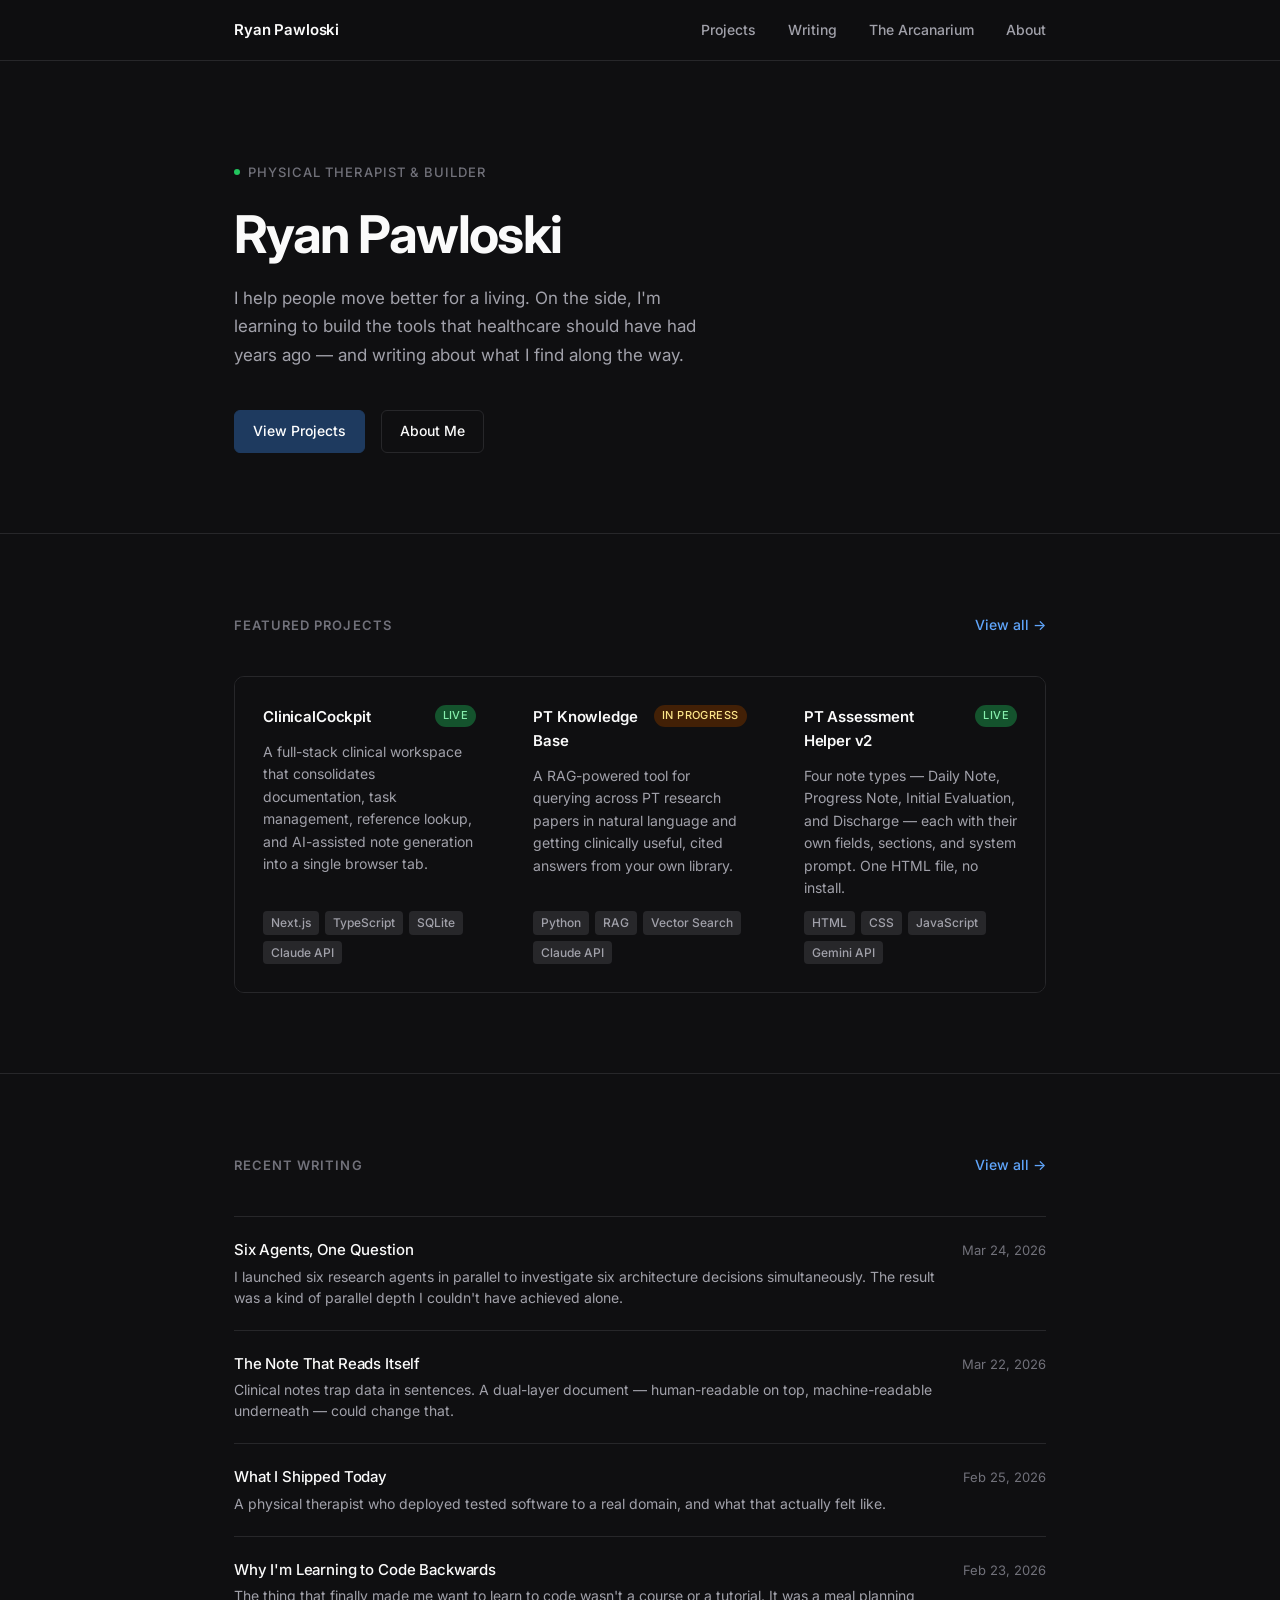
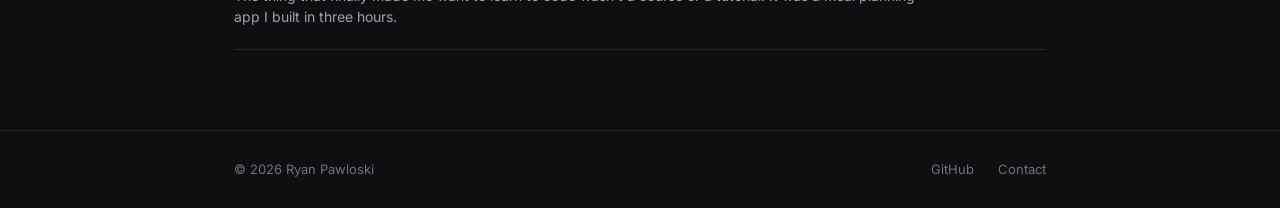
<file: index.html>
<!DOCTYPE html>
<html lang="en">
<head>
  <meta charset="UTF-8">
  <meta name="viewport" content="width=device-width, initial-scale=1.0">
  <title>Ryan Pawloski</title>
  <meta name="description" content="Physical therapist and builder. Making tools that make care better.">
  <meta property="og:title" content="Ryan Pawloski">
  <meta property="og:description" content="Physical therapist and builder. Making tools that make care better.">
  <meta property="og:url" content="https://ryanpawloski.com">
  <meta property="og:type" content="website">
  <link rel="stylesheet" href="style.css">
</head>
<body>

  <!-- Nav -->
  <nav>
    <div class="container nav-inner">
      <a href="index.html" class="nav-logo">Ryan Pawloski</a>
      <ul class="nav-links">
        <li><a href="projects.html">Projects</a></li>
        <li><a href="writing.html">Writing</a></li>
        <li><a href="https://arcanarium.me" target="_blank" rel="noopener">The Arcanarium</a></li>
        <li><a href="about.html">About</a></li>
      </ul>
      <button class="nav-toggle" id="nav-toggle" aria-label="Toggle menu" aria-expanded="false">
        <svg width="20" height="20" viewBox="0 0 20 20" fill="none" stroke="currentColor" stroke-width="1.75" stroke-linecap="round">
          <line x1="3" y1="6" x2="17" y2="6"/>
          <line x1="3" y1="10" x2="17" y2="10"/>
          <line x1="3" y1="14" x2="17" y2="14"/>
        </svg>
      </button>
    </div>
    <div class="nav-mobile" id="nav-mobile">
      <a href="projects.html">Projects</a>
      <a href="writing.html">Writing</a>
      <a href="https://arcanarium.me" target="_blank" rel="noopener">The Arcanarium</a>
      <a href="about.html">About</a>
    </div>
  </nav>

  <!-- Hero -->
  <section class="hero" style="border-top: none;">
    <div class="container">
      <div class="hero-eyebrow">
        <span class="hero-eyebrow-dot"></span>
        Physical Therapist & Builder
      </div>
      <h1>Ryan Pawloski</h1>
      <p class="hero-sub">
        I help people move better for a living. On the side, I'm learning to build the tools
        that healthcare should have had years ago — and writing about what I find along the way.
      </p>
      <div class="hero-links">
        <a href="projects.html" class="btn btn-primary">View Projects</a>
        <a href="about.html" class="btn btn-outline">About Me</a>
      </div>
    </div>
  </section>

  <!-- Featured Projects -->
  <section>
    <div class="container">
      <div class="section-header">
        <span class="section-title">Featured Projects</span>
        <a href="projects.html" class="section-link">View all →</a>
      </div>
      <div class="projects-grid">

        <div class="project-card">
          <div class="project-card-header">
            <span class="project-name">ClinicalCockpit</span>
            <span class="project-status status-live">Live</span>
          </div>
          <p class="project-desc">
            A full-stack clinical workspace that consolidates documentation, task management,
            reference lookup, and AI-assisted note generation into a single browser tab.
          </p>
          <div class="project-tags">
            <span class="tag">Next.js</span>
            <span class="tag">TypeScript</span>
            <span class="tag">SQLite</span>
            <span class="tag">Claude API</span>
          </div>
        </div>

        <div class="project-card">
          <div class="project-card-header">
            <span class="project-name">PT Knowledge Base</span>
            <span class="project-status status-progress">In Progress</span>
          </div>
          <p class="project-desc">
            A RAG-powered tool for querying across PT research papers in natural language
            and getting clinically useful, cited answers from your own library.
          </p>
          <div class="project-tags">
            <span class="tag">Python</span>
            <span class="tag">RAG</span>
            <span class="tag">Vector Search</span>
            <span class="tag">Claude API</span>
          </div>
        </div>

        <div class="project-card">
          <div class="project-card-header">
            <span class="project-name">PT Assessment Helper v2</span>
            <span class="project-status status-live">Live</span>
          </div>
          <p class="project-desc">
            Four note types — Daily Note, Progress Note, Initial Evaluation,
            and Discharge — each with their own fields, sections, and system prompt. One HTML file, no install.
          </p>
          <div class="project-tags">
            <span class="tag">HTML</span>
            <span class="tag">CSS</span>
            <span class="tag">JavaScript</span>
            <span class="tag">Gemini API</span>
          </div>
        </div>

      </div>
    </div>
  </section>

  <!-- Recent Writing -->
  <section>
    <div class="container">
      <div class="section-header">
        <span class="section-title">Recent Writing</span>
        <a href="writing.html" class="section-link">View all →</a>
      </div>
      <div class="post-list">

        <a href="writing/six-agents-one-question.html" class="post-item">
          <div>
            <div class="post-title">Six Agents, One Question</div>
            <div class="post-desc">I launched six research agents in parallel to investigate six architecture decisions simultaneously. The result was a kind of parallel depth I couldn't have achieved alone.</div>
          </div>
          <span class="post-meta">Mar 24, 2026</span>
        </a>

        <a href="writing/the-note-that-reads-itself.html" class="post-item">
          <div>
            <div class="post-title">The Note That Reads Itself</div>
            <div class="post-desc">Clinical notes trap data in sentences. A dual-layer document — human-readable on top, machine-readable underneath — could change that.</div>
          </div>
          <span class="post-meta">Mar 22, 2026</span>
        </a>

        <a href="writing/what-i-shipped-today.html" class="post-item">
          <div>
            <div class="post-title">What I Shipped Today</div>
            <div class="post-desc">A physical therapist who deployed tested software to a real domain, and what that actually felt like.</div>
          </div>
          <span class="post-meta">Feb 25, 2026</span>
        </a>

        <a href="writing/why-im-learning-to-code-backwards.html" class="post-item">
          <div>
            <div class="post-title">Why I'm Learning to Code Backwards</div>
            <div class="post-desc">The thing that finally made me want to learn to code wasn't a course or a tutorial. It was a meal planning app I built in three hours.</div>
          </div>
          <span class="post-meta">Feb 23, 2026</span>
        </a>

      </div>
    </div>
  </section>

  <!-- Footer -->
  <footer>
    <div class="container footer-inner">
      <span class="footer-copy">© 2026 Ryan Pawloski</span>
      <div class="footer-links">
        <a href="https://github.com" target="_blank" rel="noopener">GitHub</a>
        <a href="about.html">Contact</a>
      </div>
    </div>
  </footer>

  <script src="script.js"></script>
</body>
</html>
</file>
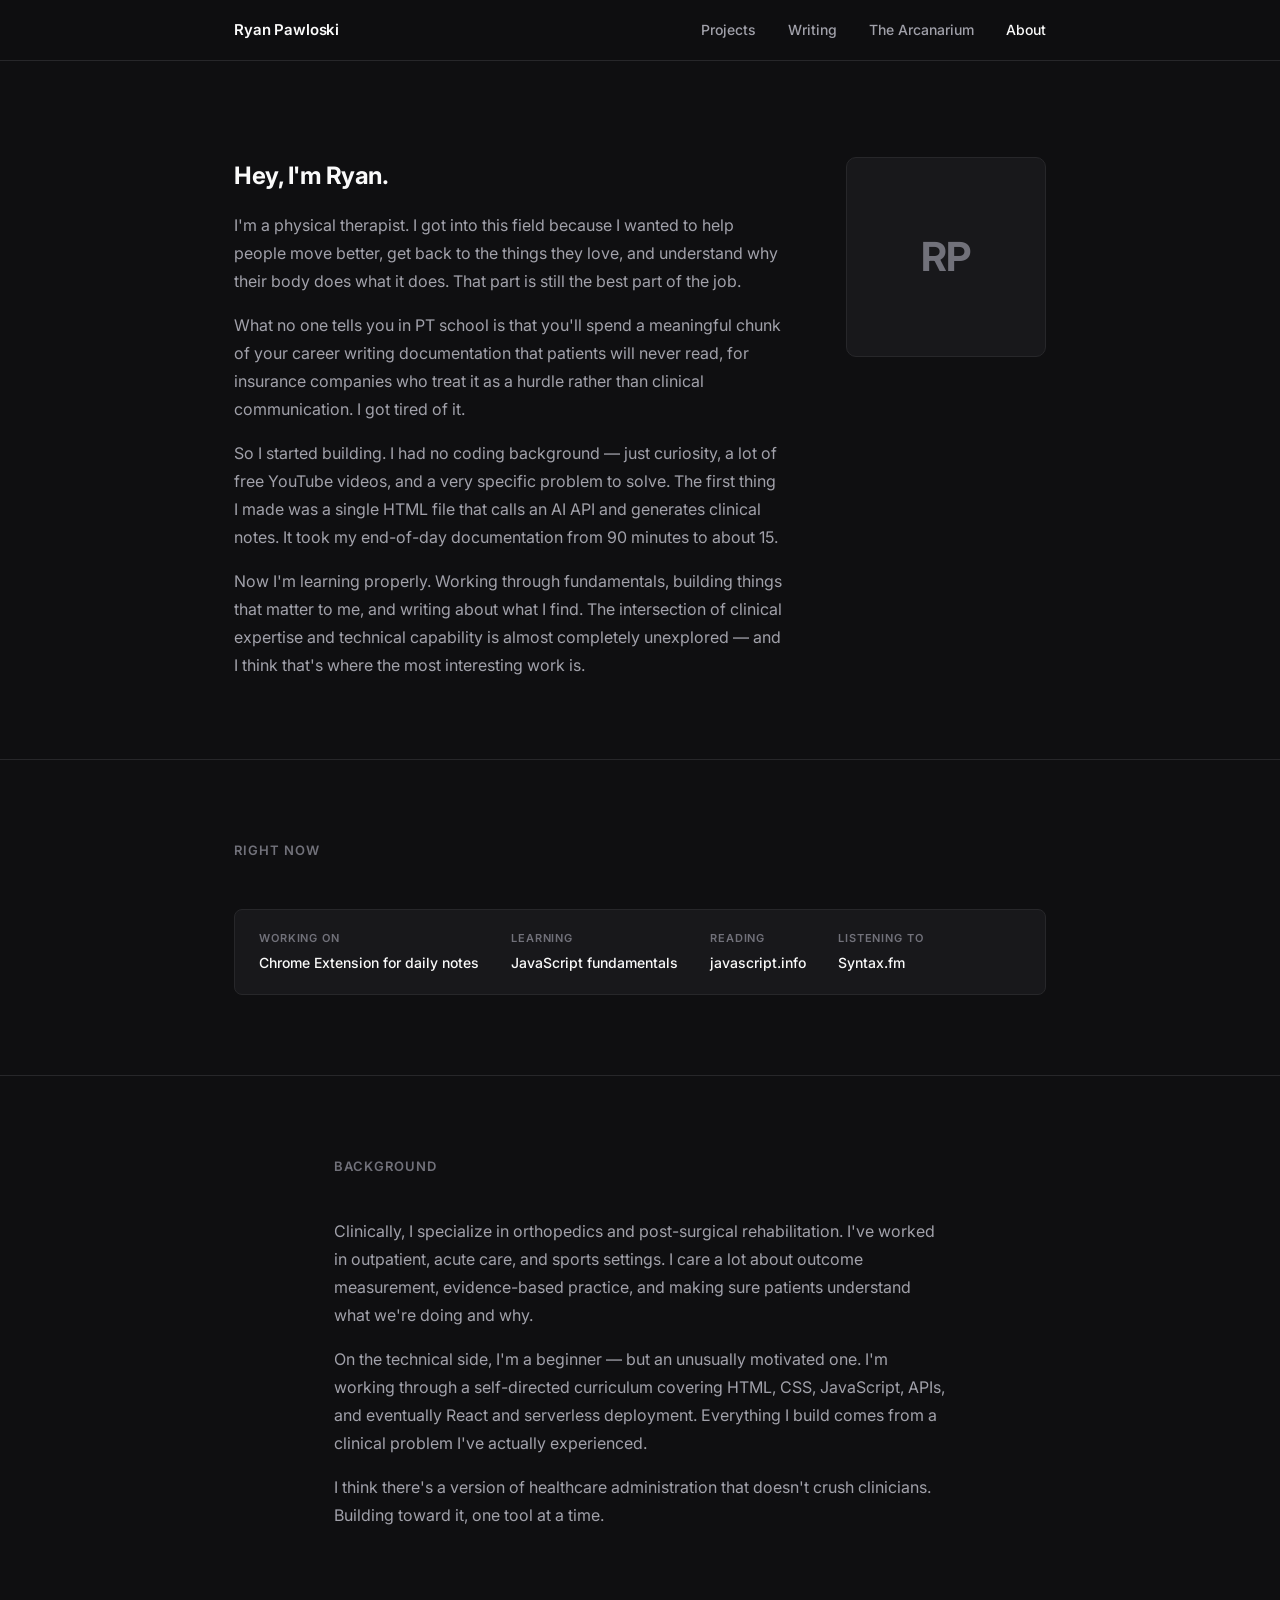
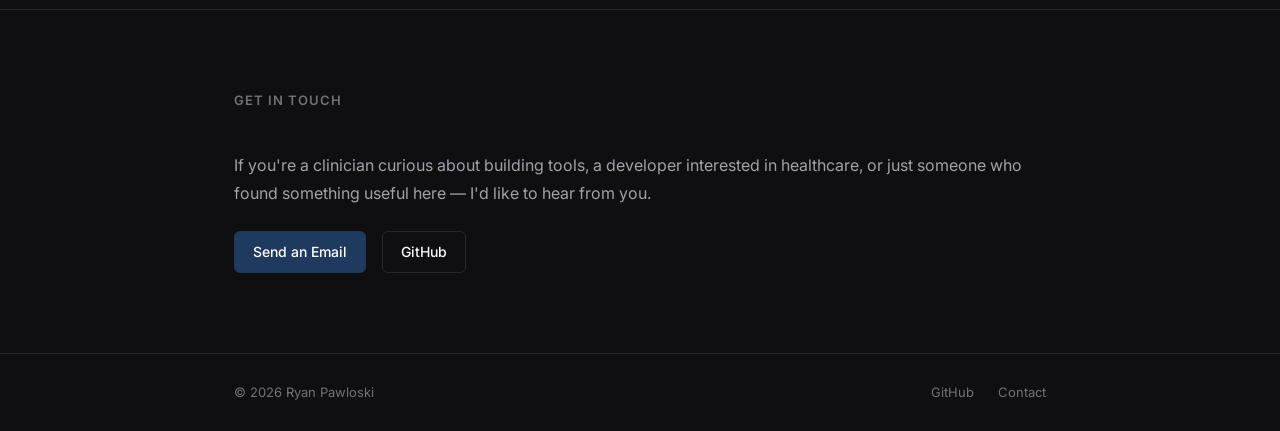
<file: about.html>
<!DOCTYPE html>
<html lang="en">
<head>
  <meta charset="UTF-8">
  <meta name="viewport" content="width=device-width, initial-scale=1.0">
  <title>About — Ryan Pawloski</title>
  <meta name="description" content="Physical therapist, builder, and relentless learner.">
  <link rel="stylesheet" href="style.css">
</head>
<body>

  <!-- Nav -->
  <nav>
    <div class="container nav-inner">
      <a href="index.html" class="nav-logo">Ryan Pawloski</a>
      <ul class="nav-links">
        <li><a href="projects.html">Projects</a></li>
        <li><a href="writing.html">Writing</a></li>
        <li><a href="https://arcanarium.me" target="_blank" rel="noopener">The Arcanarium</a></li>
        <li><a href="about.html">About</a></li>
      </ul>
      <button class="nav-toggle" id="nav-toggle" aria-label="Toggle menu" aria-expanded="false">
        <svg width="20" height="20" viewBox="0 0 20 20" fill="none" stroke="currentColor" stroke-width="1.75" stroke-linecap="round">
          <line x1="3" y1="6" x2="17" y2="6"/>
          <line x1="3" y1="10" x2="17" y2="10"/>
          <line x1="3" y1="14" x2="17" y2="14"/>
        </svg>
      </button>
    </div>
    <div class="nav-mobile" id="nav-mobile">
      <a href="projects.html">Projects</a>
      <a href="writing.html">Writing</a>
      <a href="https://arcanarium.me" target="_blank" rel="noopener">The Arcanarium</a>
      <a href="about.html">About</a>
    </div>
  </nav>

  <!-- About -->
  <section class="hero" style="border-top: none;">
    <div class="container">
      <div class="about-grid">
        <div class="about-content">
          <h2>Hey, I'm Ryan.</h2>
          <p>
            I'm a physical therapist. I got into this field because I wanted to help people move
            better, get back to the things they love, and understand why their body does what it does.
            That part is still the best part of the job.
          </p>
          <p>
            What no one tells you in PT school is that you'll spend a meaningful chunk of your
            career writing documentation that patients will never read, for insurance companies
            who treat it as a hurdle rather than clinical communication. I got tired of it.
          </p>
          <p>
            So I started building. I had no coding background — just curiosity, a lot of
            free YouTube videos, and a very specific problem to solve. The first thing I made
            was a single HTML file that calls an AI API and generates clinical notes. It took
            my end-of-day documentation from 90 minutes to about 15.
          </p>
          <p>
            Now I'm learning properly. Working through fundamentals, building things that matter
            to me, and writing about what I find. The intersection of clinical expertise and
            technical capability is almost completely unexplored — and I think that's where
            the most interesting work is.
          </p>
        </div>
        <div class="about-avatar">RP</div>
      </div>
    </div>
  </section>

  <!-- Now -->
  <section>
    <div class="container">
      <div class="section-header">
        <span class="section-title">Right Now</span>
      </div>
      <div class="now-strip">
        <div class="now-item">
          <span class="now-label">Working on</span>
          <span class="now-value">Chrome Extension for daily notes</span>
        </div>
        <div class="now-item">
          <span class="now-label">Learning</span>
          <span class="now-value">JavaScript fundamentals</span>
        </div>
        <div class="now-item">
          <span class="now-label">Reading</span>
          <span class="now-value">javascript.info</span>
        </div>
        <div class="now-item">
          <span class="now-label">Listening to</span>
          <span class="now-value">Syntax.fm</span>
        </div>
      </div>
    </div>
  </section>

  <!-- Background -->
  <section>
    <div class="container reading">
      <div class="section-header">
        <span class="section-title">Background</span>
      </div>
      <div class="about-content">
        <p>
          Clinically, I specialize in orthopedics and post-surgical rehabilitation.
          I've worked in outpatient, acute care, and sports settings. I care a lot
          about outcome measurement, evidence-based practice, and making sure patients
          understand what we're doing and why.
        </p>
        <p>
          On the technical side, I'm a beginner — but an unusually motivated one.
          I'm working through a self-directed curriculum covering HTML, CSS, JavaScript,
          APIs, and eventually React and serverless deployment. Everything I build
          comes from a clinical problem I've actually experienced.
        </p>
        <p>
          I think there's a version of healthcare administration that doesn't crush
          clinicians. Building toward it, one tool at a time.
        </p>
      </div>
    </div>
  </section>

  <!-- Contact -->
  <section>
    <div class="container">
      <div class="section-header">
        <span class="section-title">Get in Touch</span>
      </div>
      <div class="about-content">
        <p>
          If you're a clinician curious about building tools, a developer interested
          in healthcare, or just someone who found something useful here — I'd like
          to hear from you.
        </p>
        <div style="margin-top: 1.5rem; display: flex; gap: 1rem; flex-wrap: wrap;">
          <a href="mailto:your@email.com" class="btn btn-primary">Send an Email</a>
          <a href="https://github.com" target="_blank" rel="noopener" class="btn btn-outline">GitHub</a>
        </div>
      </div>
    </div>
  </section>

  <!-- Footer -->
  <footer>
    <div class="container footer-inner">
      <span class="footer-copy">© 2026 Ryan Pawloski</span>
      <div class="footer-links">
        <a href="https://github.com" target="_blank" rel="noopener">GitHub</a>
        <a href="about.html">Contact</a>
      </div>
    </div>
  </footer>

  <script src="script.js"></script>
</body>
</html>
</file>
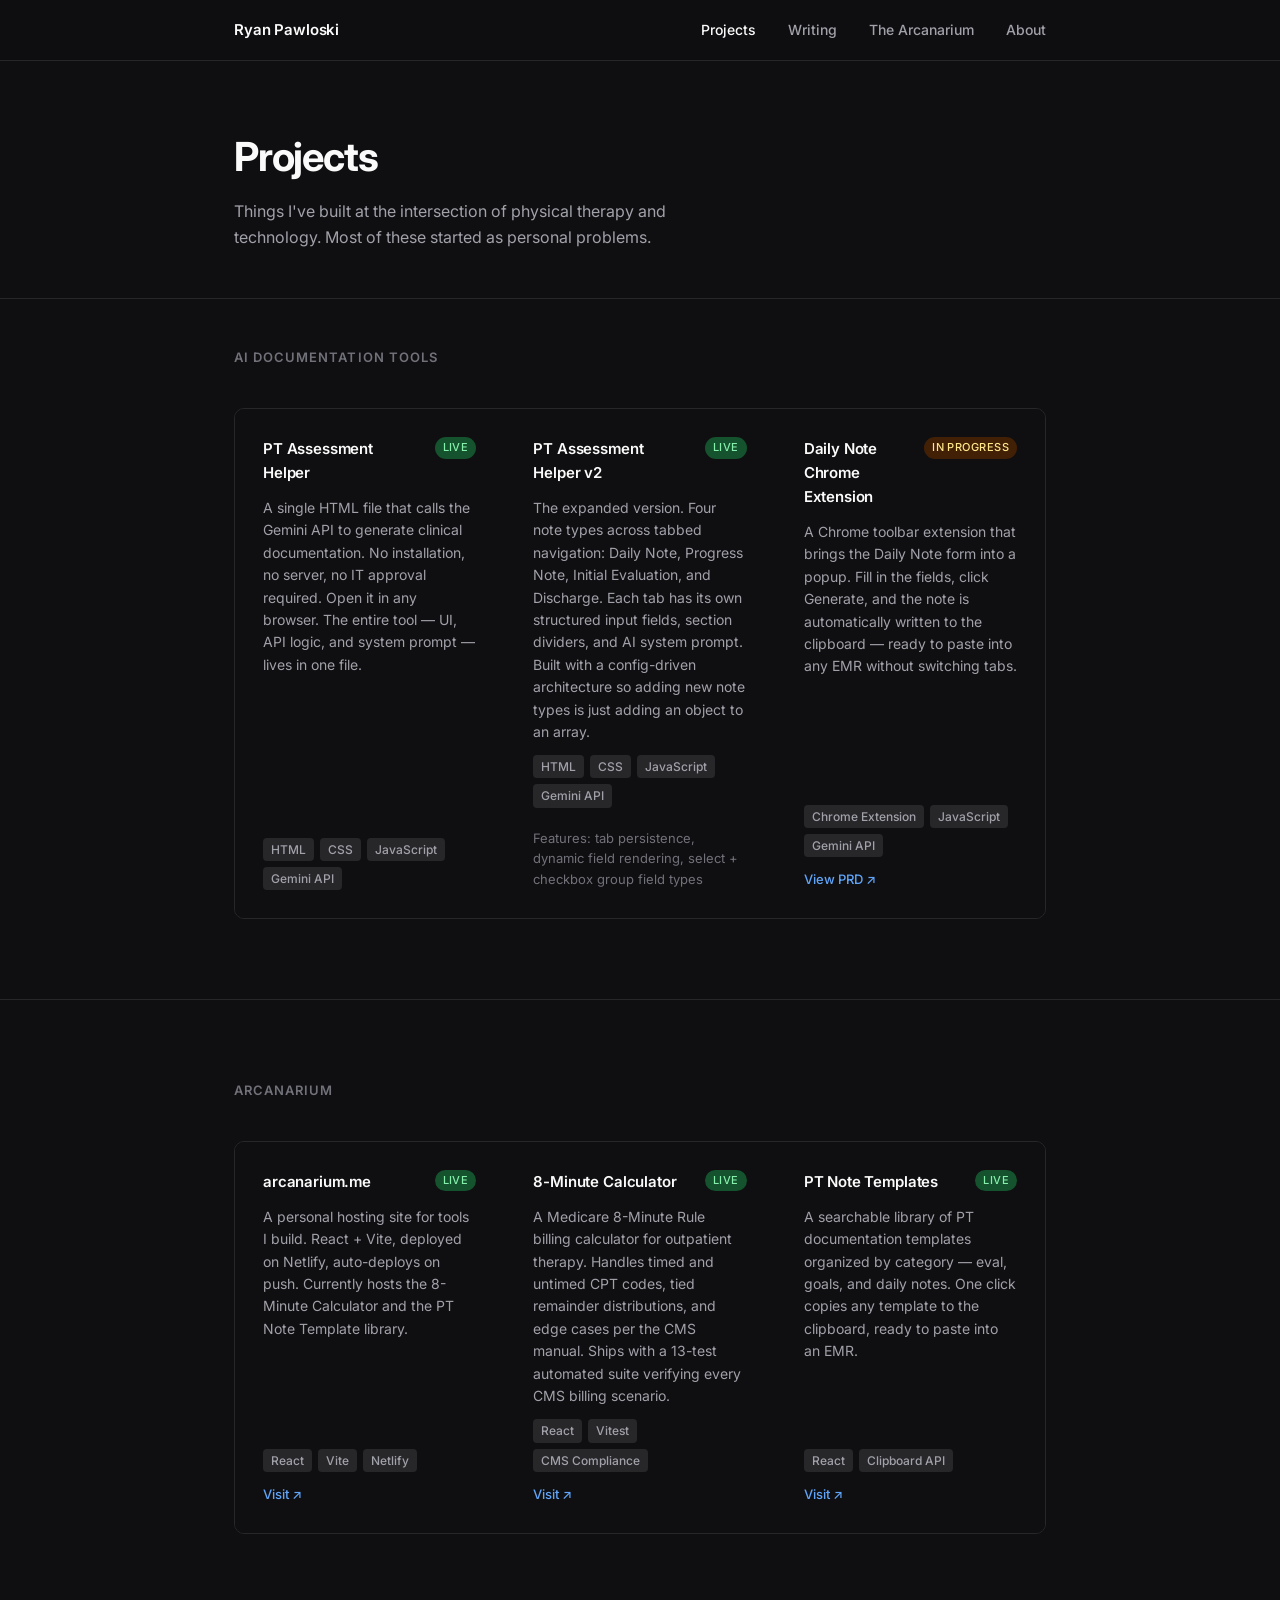
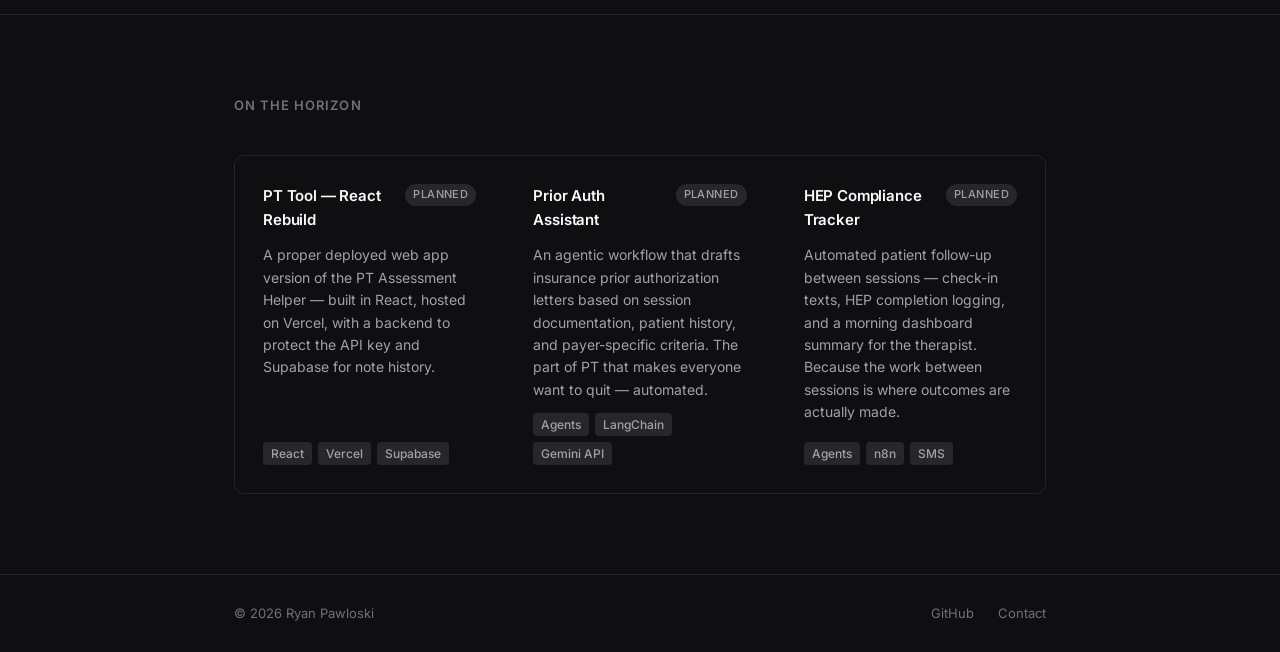
<file: projects.html>
<!DOCTYPE html>
<html lang="en">
<head>
  <meta charset="UTF-8">
  <meta name="viewport" content="width=device-width, initial-scale=1.0">
  <title>Projects — Ryan Pawloski</title>
  <meta name="description" content="Things I've built at the intersection of physical therapy and technology.">
  <link rel="stylesheet" href="style.css">
</head>
<body>

  <!-- Nav -->
  <nav>
    <div class="container nav-inner">
      <a href="index.html" class="nav-logo">Ryan Pawloski</a>
      <ul class="nav-links">
        <li><a href="projects.html">Projects</a></li>
        <li><a href="writing.html">Writing</a></li>
        <li><a href="https://arcanarium.me" target="_blank" rel="noopener">The Arcanarium</a></li>
        <li><a href="about.html">About</a></li>
      </ul>
      <button class="nav-toggle" id="nav-toggle" aria-label="Toggle menu" aria-expanded="false">
        <svg width="20" height="20" viewBox="0 0 20 20" fill="none" stroke="currentColor" stroke-width="1.75" stroke-linecap="round">
          <line x1="3" y1="6" x2="17" y2="6"/>
          <line x1="3" y1="10" x2="17" y2="10"/>
          <line x1="3" y1="14" x2="17" y2="14"/>
        </svg>
      </button>
    </div>
    <div class="nav-mobile" id="nav-mobile">
      <a href="projects.html">Projects</a>
      <a href="writing.html">Writing</a>
      <a href="https://arcanarium.me" target="_blank" rel="noopener">The Arcanarium</a>
      <a href="about.html">About</a>
    </div>
  </nav>

  <!-- Page Header -->
  <div class="page-header" style="border-top: none;">
    <div class="container">
      <h1>Projects</h1>
      <p>Things I've built at the intersection of physical therapy and technology. Most of these started as personal problems.</p>
    </div>
  </div>

  <!-- AI Documentation Tools -->
  <section style="border-top: 1px solid var(--border); padding-top: 3rem;">
    <div class="container">
      <div class="section-header">
        <span class="section-title">AI Documentation Tools</span>
      </div>
      <div class="projects-grid">

        <div class="project-card">
          <div class="project-card-header">
            <span class="project-name">PT Assessment Helper</span>
            <span class="project-status status-live">Live</span>
          </div>
          <p class="project-desc">
            A single HTML file that calls the Gemini API to generate clinical documentation.
            No installation, no server, no IT approval required. Open it in any browser.
            The entire tool — UI, API logic, and system prompt — lives in one file.
          </p>
          <div class="project-tags">
            <span class="tag">HTML</span>
            <span class="tag">CSS</span>
            <span class="tag">JavaScript</span>
            <span class="tag">Gemini API</span>
          </div>
        </div>

        <div class="project-card">
          <div class="project-card-header">
            <span class="project-name">PT Assessment Helper v2</span>
            <span class="project-status status-live">Live</span>
          </div>
          <p class="project-desc">
            The expanded version. Four note types across tabbed navigation: Daily Note,
            Progress Note, Initial Evaluation, and Discharge. Each tab has its own structured
            input fields, section dividers, and AI system prompt. Built with a config-driven
            architecture so adding new note types is just adding an object to an array.
          </p>
          <div class="project-tags">
            <span class="tag">HTML</span>
            <span class="tag">CSS</span>
            <span class="tag">JavaScript</span>
            <span class="tag">Gemini API</span>
          </div>
          <span style="font-size:0.8125rem; color: var(--text-3); margin-top: 0.5rem;">
            Features: tab persistence, dynamic field rendering, select + checkbox group field types
          </span>
        </div>

        <div class="project-card">
          <div class="project-card-header">
            <span class="project-name">Daily Note Chrome Extension</span>
            <span class="project-status status-progress">In Progress</span>
          </div>
          <p class="project-desc">
            A Chrome toolbar extension that brings the Daily Note form into a popup.
            Fill in the fields, click Generate, and the note is automatically written
            to the clipboard — ready to paste into any EMR without switching tabs.
          </p>
          <div class="project-tags">
            <span class="tag">Chrome Extension</span>
            <span class="tag">JavaScript</span>
            <span class="tag">Gemini API</span>
          </div>
          <a href="#" class="project-link">View PRD ↗</a>
        </div>

      </div>
    </div>
  </section>

  <!-- Arcanarium -->
  <section>
    <div class="container">
      <div class="section-header">
        <span class="section-title">Arcanarium</span>
      </div>
      <div class="projects-grid">

        <div class="project-card">
          <div class="project-card-header">
            <span class="project-name">arcanarium.me</span>
            <span class="project-status status-live">Live</span>
          </div>
          <p class="project-desc">
            A personal hosting site for tools I build. React + Vite, deployed on Netlify,
            auto-deploys on push. Currently hosts the 8-Minute Calculator and the PT Note
            Template library.
          </p>
          <div class="project-tags">
            <span class="tag">React</span>
            <span class="tag">Vite</span>
            <span class="tag">Netlify</span>
          </div>
          <a href="https://arcanarium.me" target="_blank" rel="noopener" class="project-link">Visit ↗</a>
        </div>

        <div class="project-card">
          <div class="project-card-header">
            <span class="project-name">8-Minute Calculator</span>
            <span class="project-status status-live">Live</span>
          </div>
          <p class="project-desc">
            A Medicare 8-Minute Rule billing calculator for outpatient therapy. Handles timed
            and untimed CPT codes, tied remainder distributions, and edge cases per the CMS
            manual. Ships with a 13-test automated suite verifying every CMS billing scenario.
          </p>
          <div class="project-tags">
            <span class="tag">React</span>
            <span class="tag">Vitest</span>
            <span class="tag">CMS Compliance</span>
          </div>
          <a href="https://arcanarium.me/calculator" target="_blank" rel="noopener" class="project-link">Visit ↗</a>
        </div>

        <div class="project-card">
          <div class="project-card-header">
            <span class="project-name">PT Note Templates</span>
            <span class="project-status status-live">Live</span>
          </div>
          <p class="project-desc">
            A searchable library of PT documentation templates organized by category —
            eval, goals, and daily notes. One click copies any template to the clipboard,
            ready to paste into an EMR.
          </p>
          <div class="project-tags">
            <span class="tag">React</span>
            <span class="tag">Clipboard API</span>
          </div>
          <a href="https://arcanarium.me/notes" target="_blank" rel="noopener" class="project-link">Visit ↗</a>
        </div>

      </div>
    </div>
  </section>

  <!-- Coming Up -->
  <section>
    <div class="container">
      <div class="section-header">
        <span class="section-title">On the Horizon</span>
      </div>
      <div class="projects-grid">

        <div class="project-card">
          <div class="project-card-header">
            <span class="project-name">PT Tool — React Rebuild</span>
            <span class="project-status status-soon">Planned</span>
          </div>
          <p class="project-desc">
            A proper deployed web app version of the PT Assessment Helper — built in React,
            hosted on Vercel, with a backend to protect the API key and Supabase for note history.
          </p>
          <div class="project-tags">
            <span class="tag">React</span>
            <span class="tag">Vercel</span>
            <span class="tag">Supabase</span>
          </div>
        </div>

        <div class="project-card">
          <div class="project-card-header">
            <span class="project-name">Prior Auth Assistant</span>
            <span class="project-status status-soon">Planned</span>
          </div>
          <p class="project-desc">
            An agentic workflow that drafts insurance prior authorization letters based on
            session documentation, patient history, and payer-specific criteria. The part of
            PT that makes everyone want to quit — automated.
          </p>
          <div class="project-tags">
            <span class="tag">Agents</span>
            <span class="tag">LangChain</span>
            <span class="tag">Gemini API</span>
          </div>
        </div>

        <div class="project-card">
          <div class="project-card-header">
            <span class="project-name">HEP Compliance Tracker</span>
            <span class="project-status status-soon">Planned</span>
          </div>
          <p class="project-desc">
            Automated patient follow-up between sessions — check-in texts, HEP completion
            logging, and a morning dashboard summary for the therapist. Because the work
            between sessions is where outcomes are actually made.
          </p>
          <div class="project-tags">
            <span class="tag">Agents</span>
            <span class="tag">n8n</span>
            <span class="tag">SMS</span>
          </div>
        </div>

      </div>
    </div>
  </section>

  <!-- Footer -->
  <footer>
    <div class="container footer-inner">
      <span class="footer-copy">© 2026 Ryan Pawloski</span>
      <div class="footer-links">
        <a href="https://github.com" target="_blank" rel="noopener">GitHub</a>
        <a href="about.html">Contact</a>
      </div>
    </div>
  </footer>

  <script src="script.js"></script>
</body>
</html>
</file>
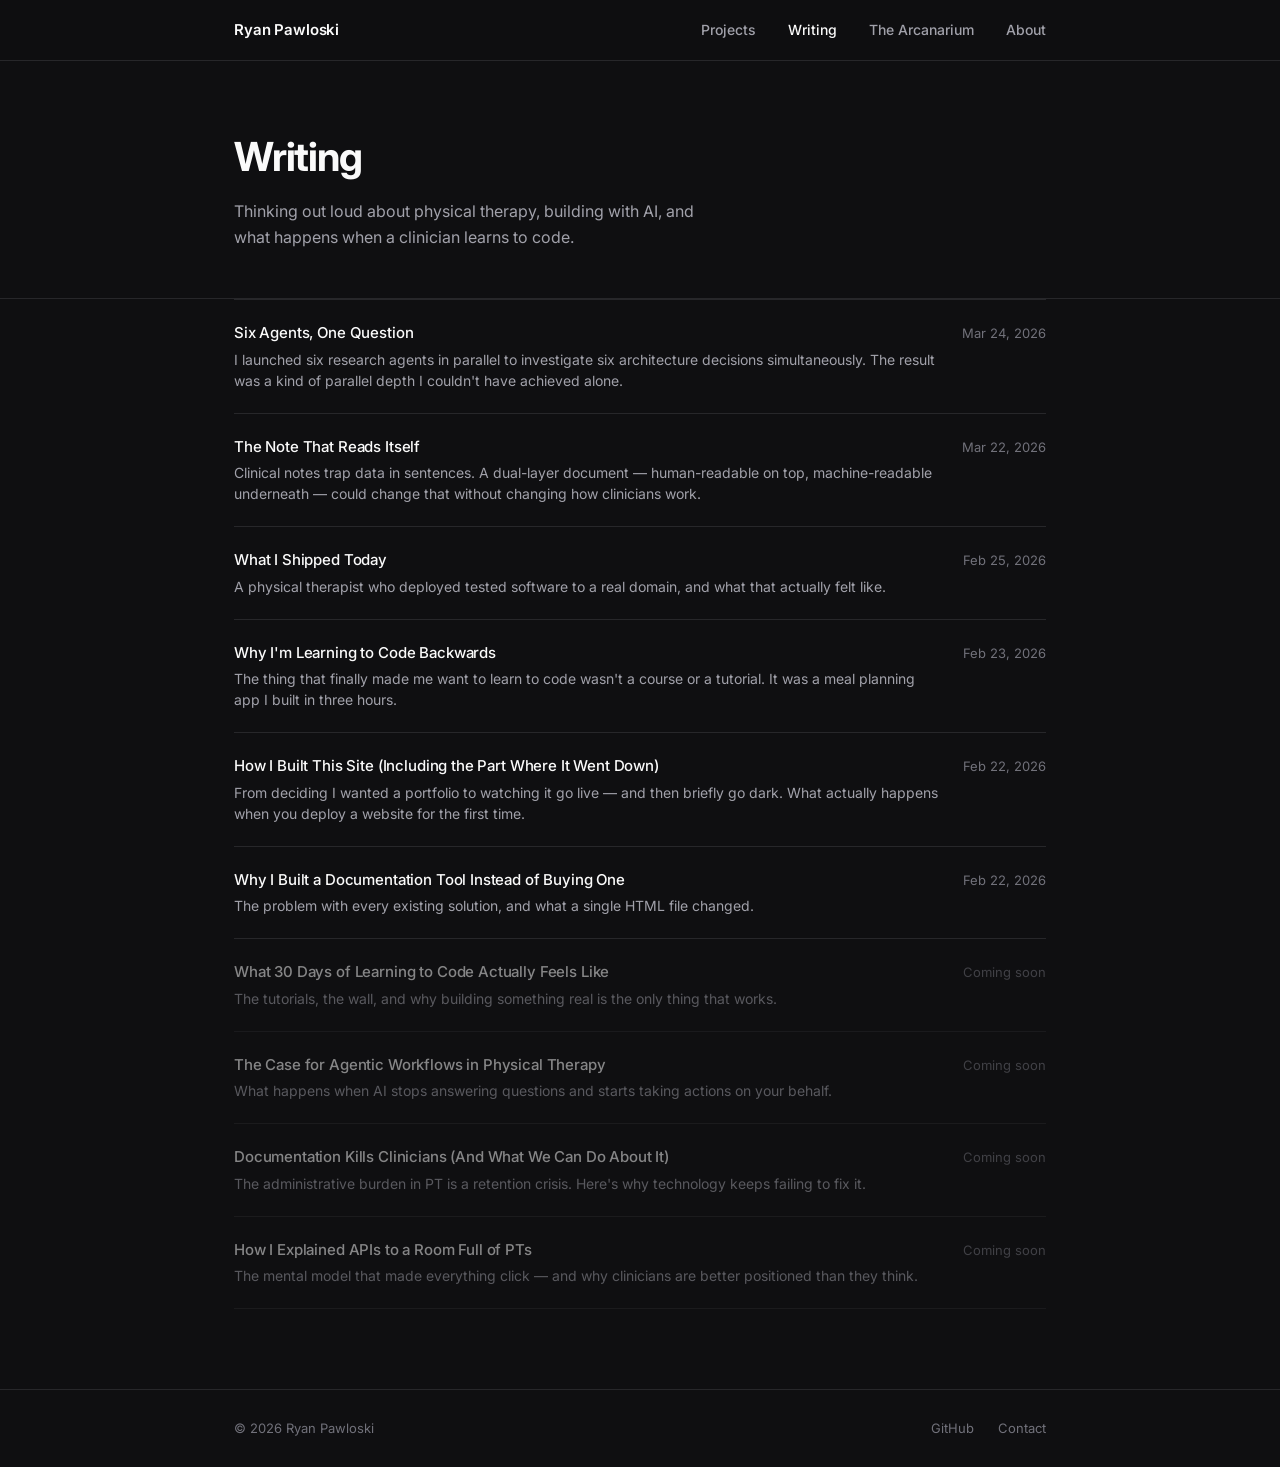
<file: writing.html>
<!DOCTYPE html>
<html lang="en">
<head>
  <meta charset="UTF-8">
  <meta name="viewport" content="width=device-width, initial-scale=1.0">
  <title>Writing — Ryan Pawloski</title>
  <meta name="description" content="Writing about physical therapy, building with AI, and learning to code.">
  <link rel="stylesheet" href="style.css">
</head>
<body>

  <!-- Nav -->
  <nav>
    <div class="container nav-inner">
      <a href="index.html" class="nav-logo">Ryan Pawloski</a>
      <ul class="nav-links">
        <li><a href="projects.html">Projects</a></li>
        <li><a href="writing.html">Writing</a></li>
        <li><a href="https://arcanarium.me" target="_blank" rel="noopener">The Arcanarium</a></li>
        <li><a href="about.html">About</a></li>
      </ul>
      <button class="nav-toggle" id="nav-toggle" aria-label="Toggle menu" aria-expanded="false">
        <svg width="20" height="20" viewBox="0 0 20 20" fill="none" stroke="currentColor" stroke-width="1.75" stroke-linecap="round">
          <line x1="3" y1="6" x2="17" y2="6"/>
          <line x1="3" y1="10" x2="17" y2="10"/>
          <line x1="3" y1="14" x2="17" y2="14"/>
        </svg>
      </button>
    </div>
    <div class="nav-mobile" id="nav-mobile">
      <a href="projects.html">Projects</a>
      <a href="writing.html">Writing</a>
      <a href="https://arcanarium.me" target="_blank" rel="noopener">The Arcanarium</a>
      <a href="about.html">About</a>
    </div>
  </nav>

  <!-- Page Header -->
  <div class="page-header" style="border-top: none;">
    <div class="container">
      <h1>Writing</h1>
      <p>Thinking out loud about physical therapy, building with AI, and what happens when a clinician learns to code.</p>
    </div>
  </div>

  <!-- Posts -->
  <section style="border-top: 1px solid var(--border); padding-top: 0;">
    <div class="container">
      <div class="post-list">

        <a href="writing/six-agents-one-question.html" class="post-item">
          <div>
            <div class="post-title">Six Agents, One Question</div>
            <div class="post-desc">I launched six research agents in parallel to investigate six architecture decisions simultaneously. The result was a kind of parallel depth I couldn't have achieved alone.</div>
          </div>
          <span class="post-meta">Mar 24, 2026</span>
        </a>

        <a href="writing/the-note-that-reads-itself.html" class="post-item">
          <div>
            <div class="post-title">The Note That Reads Itself</div>
            <div class="post-desc">Clinical notes trap data in sentences. A dual-layer document — human-readable on top, machine-readable underneath — could change that without changing how clinicians work.</div>
          </div>
          <span class="post-meta">Mar 22, 2026</span>
        </a>

        <a href="writing/what-i-shipped-today.html" class="post-item">
          <div>
            <div class="post-title">What I Shipped Today</div>
            <div class="post-desc">A physical therapist who deployed tested software to a real domain, and what that actually felt like.</div>
          </div>
          <span class="post-meta">Feb 25, 2026</span>
        </a>

        <a href="writing/why-im-learning-to-code-backwards.html" class="post-item">
          <div>
            <div class="post-title">Why I'm Learning to Code Backwards</div>
            <div class="post-desc">The thing that finally made me want to learn to code wasn't a course or a tutorial. It was a meal planning app I built in three hours.</div>
          </div>
          <span class="post-meta">Feb 23, 2026</span>
        </a>

        <a href="writing/how-i-built-this-site.html" class="post-item">
          <div>
            <div class="post-title">How I Built This Site (Including the Part Where It Went Down)</div>
            <div class="post-desc">From deciding I wanted a portfolio to watching it go live — and then briefly go dark. What actually happens when you deploy a website for the first time.</div>
          </div>
          <span class="post-meta">Feb 22, 2026</span>
        </a>

        <a href="writing/why-i-built-a-documentation-tool.html" class="post-item">
          <div>
            <div class="post-title">Why I Built a Documentation Tool Instead of Buying One</div>
            <div class="post-desc">The problem with every existing solution, and what a single HTML file changed.</div>
          </div>
          <span class="post-meta">Feb 22, 2026</span>
        </a>

        <a href="#" class="post-item" style="opacity: 0.5; pointer-events: none;">
          <div>
            <div class="post-title">What 30 Days of Learning to Code Actually Feels Like</div>
            <div class="post-desc">The tutorials, the wall, and why building something real is the only thing that works.</div>
          </div>
          <span class="post-meta">Coming soon</span>
        </a>

        <a href="#" class="post-item" style="opacity: 0.5; pointer-events: none;">
          <div>
            <div class="post-title">The Case for Agentic Workflows in Physical Therapy</div>
            <div class="post-desc">What happens when AI stops answering questions and starts taking actions on your behalf.</div>
          </div>
          <span class="post-meta">Coming soon</span>
        </a>

        <a href="#" class="post-item" style="opacity: 0.5; pointer-events: none;">
          <div>
            <div class="post-title">Documentation Kills Clinicians (And What We Can Do About It)</div>
            <div class="post-desc">The administrative burden in PT is a retention crisis. Here's why technology keeps failing to fix it.</div>
          </div>
          <span class="post-meta">Coming soon</span>
        </a>

        <a href="#" class="post-item" style="opacity: 0.5; pointer-events: none;">
          <div>
            <div class="post-title">How I Explained APIs to a Room Full of PTs</div>
            <div class="post-desc">The mental model that made everything click — and why clinicians are better positioned than they think.</div>
          </div>
          <span class="post-meta">Coming soon</span>
        </a>

      </div>
    </div>
  </section>

  <!-- Footer -->
  <footer>
    <div class="container footer-inner">
      <span class="footer-copy">© 2026 Ryan Pawloski</span>
      <div class="footer-links">
        <a href="https://github.com" target="_blank" rel="noopener">GitHub</a>
        <a href="about.html">Contact</a>
      </div>
    </div>
  </footer>

  <script src="script.js"></script>
</body>
</html>
</file>
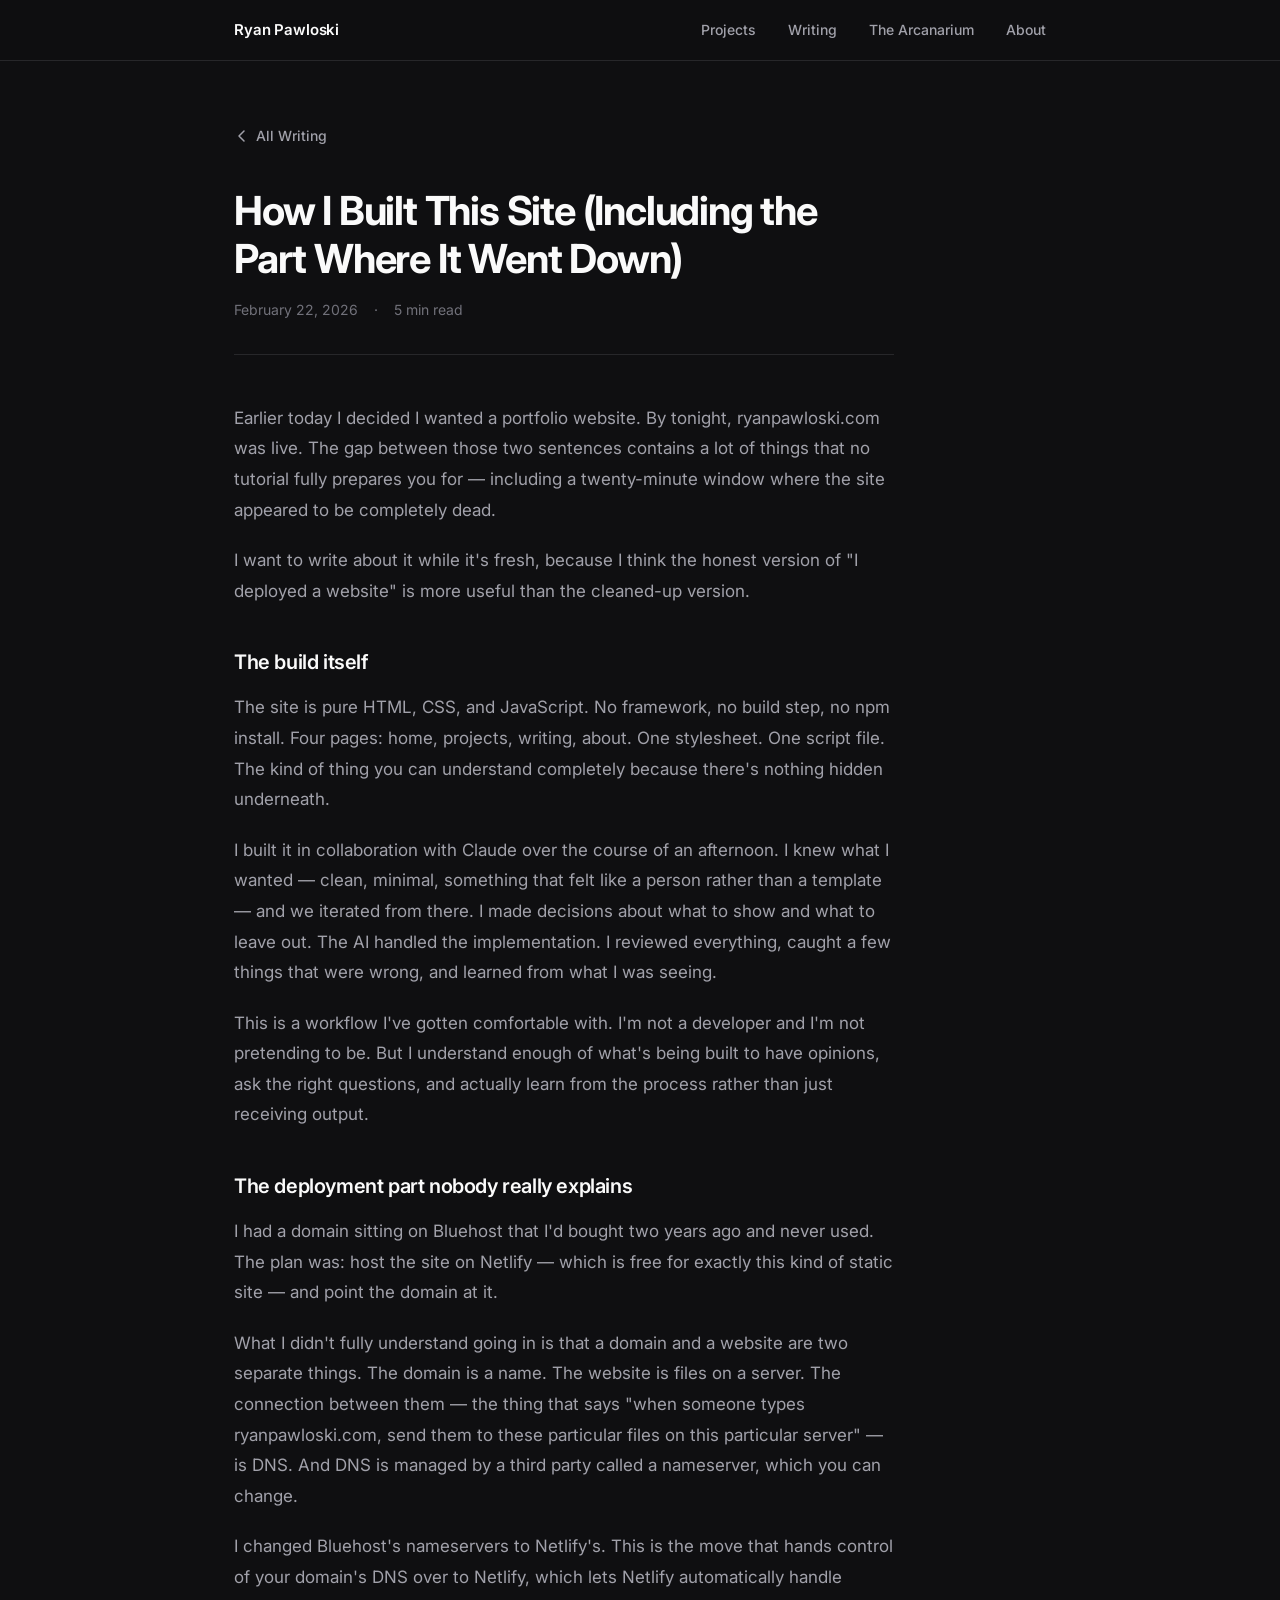
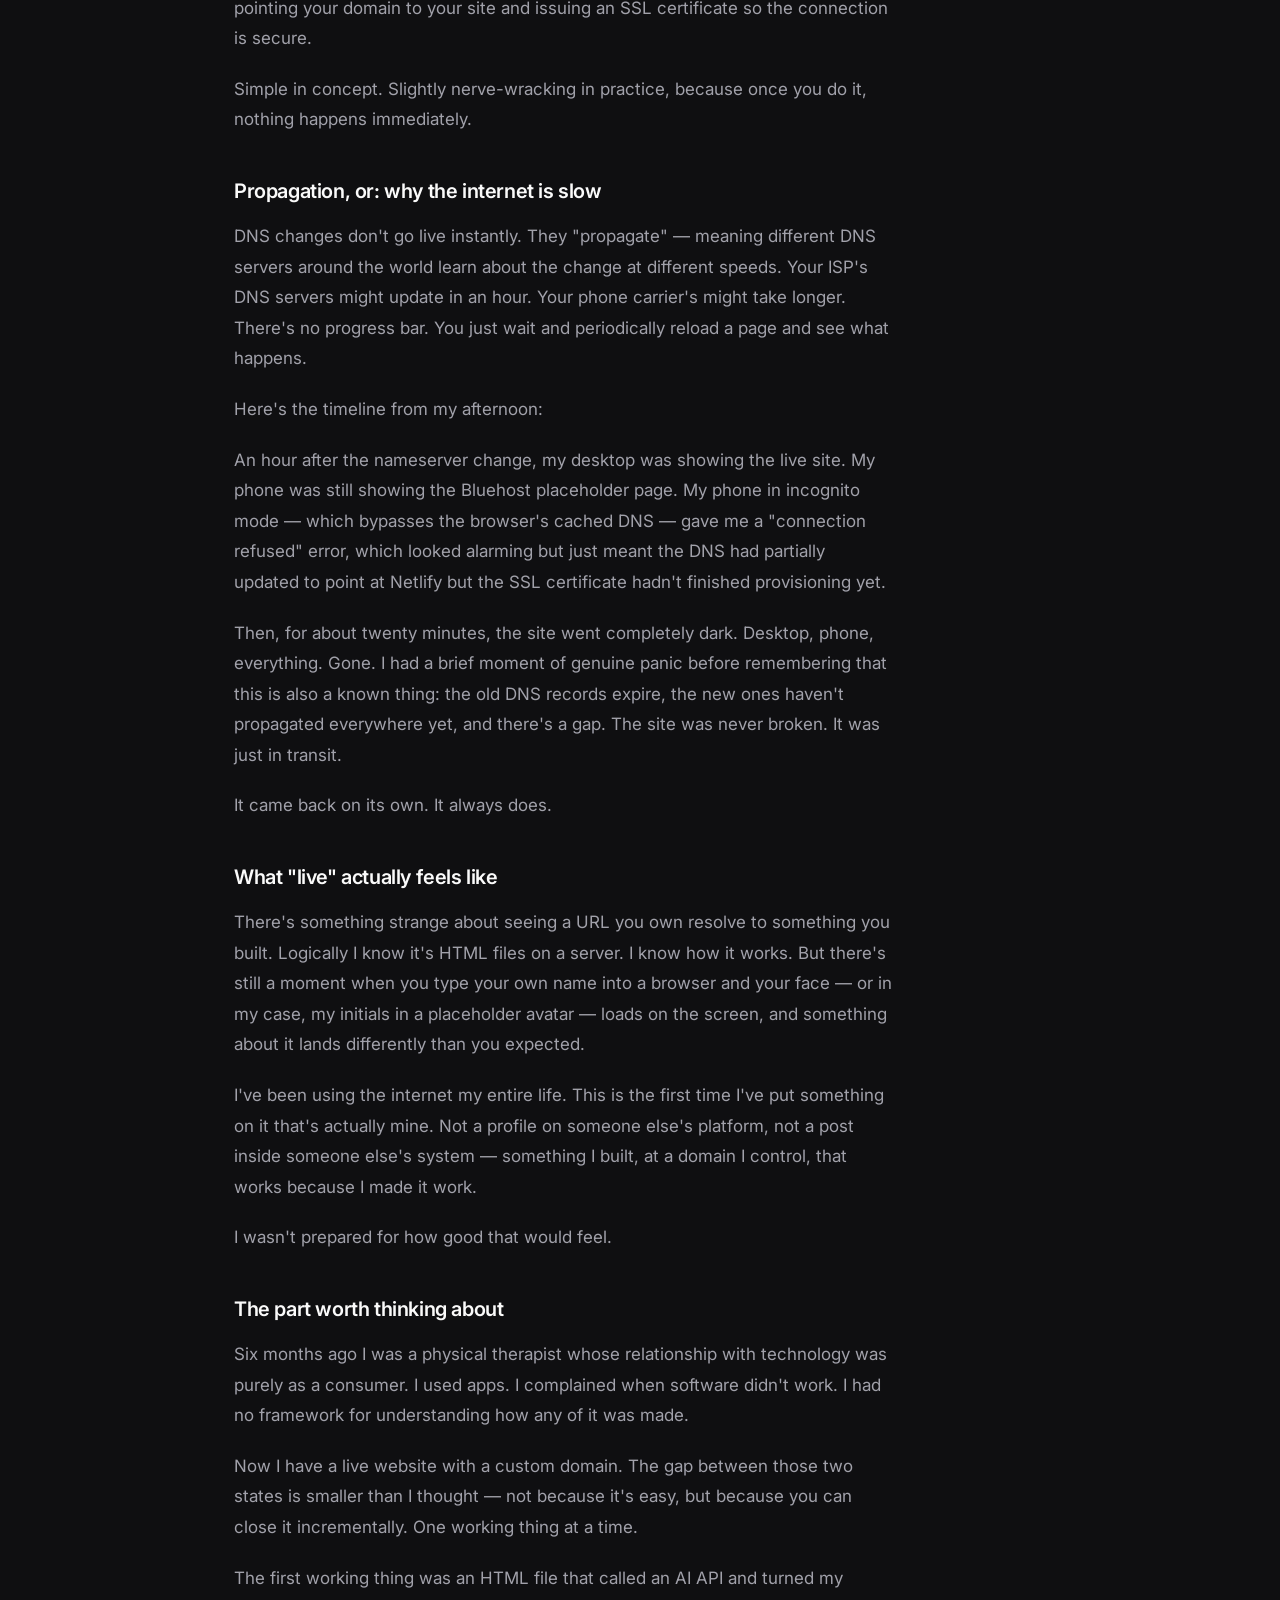
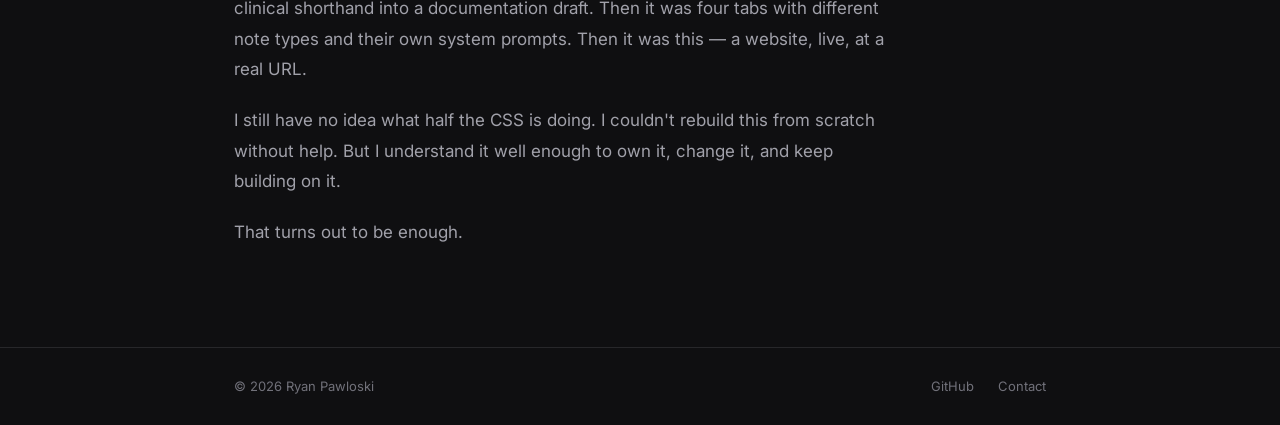
<file: writing/how-i-built-this-site.html>
<!DOCTYPE html>
<html lang="en">
<head>
  <meta charset="UTF-8">
  <meta name="viewport" content="width=device-width, initial-scale=1.0">
  <title>How I Built This Site (Including the Part Where It Went Down) — Ryan Pawloski</title>
  <meta name="description" content="From deciding I wanted a portfolio to watching it go live — and then briefly go dark. What actually happens when you deploy a website for the first time.">
  <link rel="stylesheet" href="../style.css">
</head>
<body>

  <!-- Nav -->
  <nav>
    <div class="container nav-inner">
      <a href="../index.html" class="nav-logo">Ryan Pawloski</a>
      <ul class="nav-links">
        <li><a href="../projects.html">Projects</a></li>
        <li><a href="../writing.html">Writing</a></li>
        <li><a href="https://arcanarium.me" target="_blank" rel="noopener">The Arcanarium</a></li>
        <li><a href="../about.html">About</a></li>
      </ul>
      <button class="nav-toggle" id="nav-toggle" aria-label="Toggle menu" aria-expanded="false">
        <svg width="20" height="20" viewBox="0 0 20 20" fill="none" stroke="currentColor" stroke-width="1.75" stroke-linecap="round">
          <line x1="3" y1="6" x2="17" y2="6"/>
          <line x1="3" y1="10" x2="17" y2="10"/>
          <line x1="3" y1="14" x2="17" y2="14"/>
        </svg>
      </button>
    </div>
    <div class="nav-mobile" id="nav-mobile">
      <a href="../projects.html">Projects</a>
      <a href="../writing.html">Writing</a>
      <a href="https://arcanarium.me" target="_blank" rel="noopener">The Arcanarium</a>
      <a href="../about.html">About</a>
    </div>
  </nav>

  <!-- Article -->
  <section style="border-top: none; padding-top: 4rem;">
    <div class="container">
      <div class="prose reading">

        <a href="../writing.html" class="back-link">
          <svg width="16" height="16" viewBox="0 0 16 16" fill="none" stroke="currentColor" stroke-width="1.5" stroke-linecap="round" stroke-linejoin="round">
            <path d="M10 3L5 8l5 5"/>
          </svg>
          All Writing
        </a>

        <h1>How I Built This Site (Including the Part Where It Went Down)</h1>

        <div class="prose-meta">
          <span>February 22, 2026</span>
          <span>·</span>
          <span>5 min read</span>
        </div>

        <div class="prose-body">
          <p>
            Earlier today I decided I wanted a portfolio website. By tonight, ryanpawloski.com
            was live. The gap between those two sentences contains a lot of things that no
            tutorial fully prepares you for — including a twenty-minute window where the site
            appeared to be completely dead.
          </p>

          <p>
            I want to write about it while it's fresh, because I think the honest version
            of "I deployed a website" is more useful than the cleaned-up version.
          </p>

          <h2>The build itself</h2>

          <p>
            The site is pure HTML, CSS, and JavaScript. No framework, no build step,
            no npm install. Four pages: home, projects, writing, about. One stylesheet.
            One script file. The kind of thing you can understand completely because
            there's nothing hidden underneath.
          </p>

          <p>
            I built it in collaboration with Claude over the course of an afternoon.
            I knew what I wanted — clean, minimal, something that felt like a person
            rather than a template — and we iterated from there. I made decisions
            about what to show and what to leave out. The AI handled the implementation.
            I reviewed everything, caught a few things that were wrong, and learned
            from what I was seeing.
          </p>

          <p>
            This is a workflow I've gotten comfortable with. I'm not a developer
            and I'm not pretending to be. But I understand enough of what's being
            built to have opinions, ask the right questions, and actually learn
            from the process rather than just receiving output.
          </p>

          <h2>The deployment part nobody really explains</h2>

          <p>
            I had a domain sitting on Bluehost that I'd bought two years ago and never
            used. The plan was: host the site on Netlify — which is free for exactly
            this kind of static site — and point the domain at it.
          </p>

          <p>
            What I didn't fully understand going in is that a domain and a website are
            two separate things. The domain is a name. The website is files on a server.
            The connection between them — the thing that says "when someone types
            ryanpawloski.com, send them to these particular files on this particular
            server" — is DNS. And DNS is managed by a third party called a nameserver,
            which you can change.
          </p>

          <p>
            I changed Bluehost's nameservers to Netlify's. This is the move that
            hands control of your domain's DNS over to Netlify, which lets Netlify
            automatically handle pointing your domain to your site and issuing
            an SSL certificate so the connection is secure.
          </p>

          <p>
            Simple in concept. Slightly nerve-wracking in practice, because once
            you do it, nothing happens immediately.
          </p>

          <h2>Propagation, or: why the internet is slow</h2>

          <p>
            DNS changes don't go live instantly. They "propagate" — meaning different
            DNS servers around the world learn about the change at different speeds.
            Your ISP's DNS servers might update in an hour. Your phone carrier's might
            take longer. There's no progress bar. You just wait and periodically
            reload a page and see what happens.
          </p>

          <p>
            Here's the timeline from my afternoon:
          </p>

          <p>
            An hour after the nameserver change, my desktop was showing the live site.
            My phone was still showing the Bluehost placeholder page. My phone in
            incognito mode — which bypasses the browser's cached DNS — gave me
            a "connection refused" error, which looked alarming but just meant
            the DNS had partially updated to point at Netlify but the SSL certificate
            hadn't finished provisioning yet.
          </p>

          <p>
            Then, for about twenty minutes, the site went completely dark. Desktop,
            phone, everything. Gone. I had a brief moment of genuine panic before
            remembering that this is also a known thing: the old DNS records expire,
            the new ones haven't propagated everywhere yet, and there's a gap. The
            site was never broken. It was just in transit.
          </p>

          <p>
            It came back on its own. It always does.
          </p>

          <h2>What "live" actually feels like</h2>

          <p>
            There's something strange about seeing a URL you own resolve to something
            you built. Logically I know it's HTML files on a server. I know how
            it works. But there's still a moment when you type your own name into
            a browser and your face — or in my case, my initials in a placeholder
            avatar — loads on the screen, and something about it lands differently
            than you expected.
          </p>

          <p>
            I've been using the internet my entire life. This is the first time
            I've put something on it that's actually mine. Not a profile on
            someone else's platform, not a post inside someone else's system —
            something I built, at a domain I control, that works because I
            made it work.
          </p>

          <p>
            I wasn't prepared for how good that would feel.
          </p>

          <h2>The part worth thinking about</h2>

          <p>
            Six months ago I was a physical therapist whose relationship with technology
            was purely as a consumer. I used apps. I complained when software didn't work.
            I had no framework for understanding how any of it was made.
          </p>

          <p>
            Now I have a live website with a custom domain. The gap between those two
            states is smaller than I thought — not because it's easy, but because
            you can close it incrementally. One working thing at a time.
          </p>

          <p>
            The first working thing was an HTML file that called an AI API and turned
            my clinical shorthand into a documentation draft. Then it was four tabs
            with different note types and their own system prompts. Then it was this —
            a website, live, at a real URL.
          </p>

          <p>
            I still have no idea what half the CSS is doing. I couldn't rebuild this
            from scratch without help. But I understand it well enough to own it,
            change it, and keep building on it.
          </p>

          <p>
            That turns out to be enough.
          </p>
        </div>

      </div>
    </div>
  </section>

  <!-- Footer -->
  <footer>
    <div class="container footer-inner">
      <span class="footer-copy">© 2026 Ryan Pawloski</span>
      <div class="footer-links">
        <a href="https://github.com" target="_blank" rel="noopener">GitHub</a>
        <a href="../about.html">Contact</a>
      </div>
    </div>
  </footer>

  <script src="../script.js"></script>
</body>
</html>
</file>
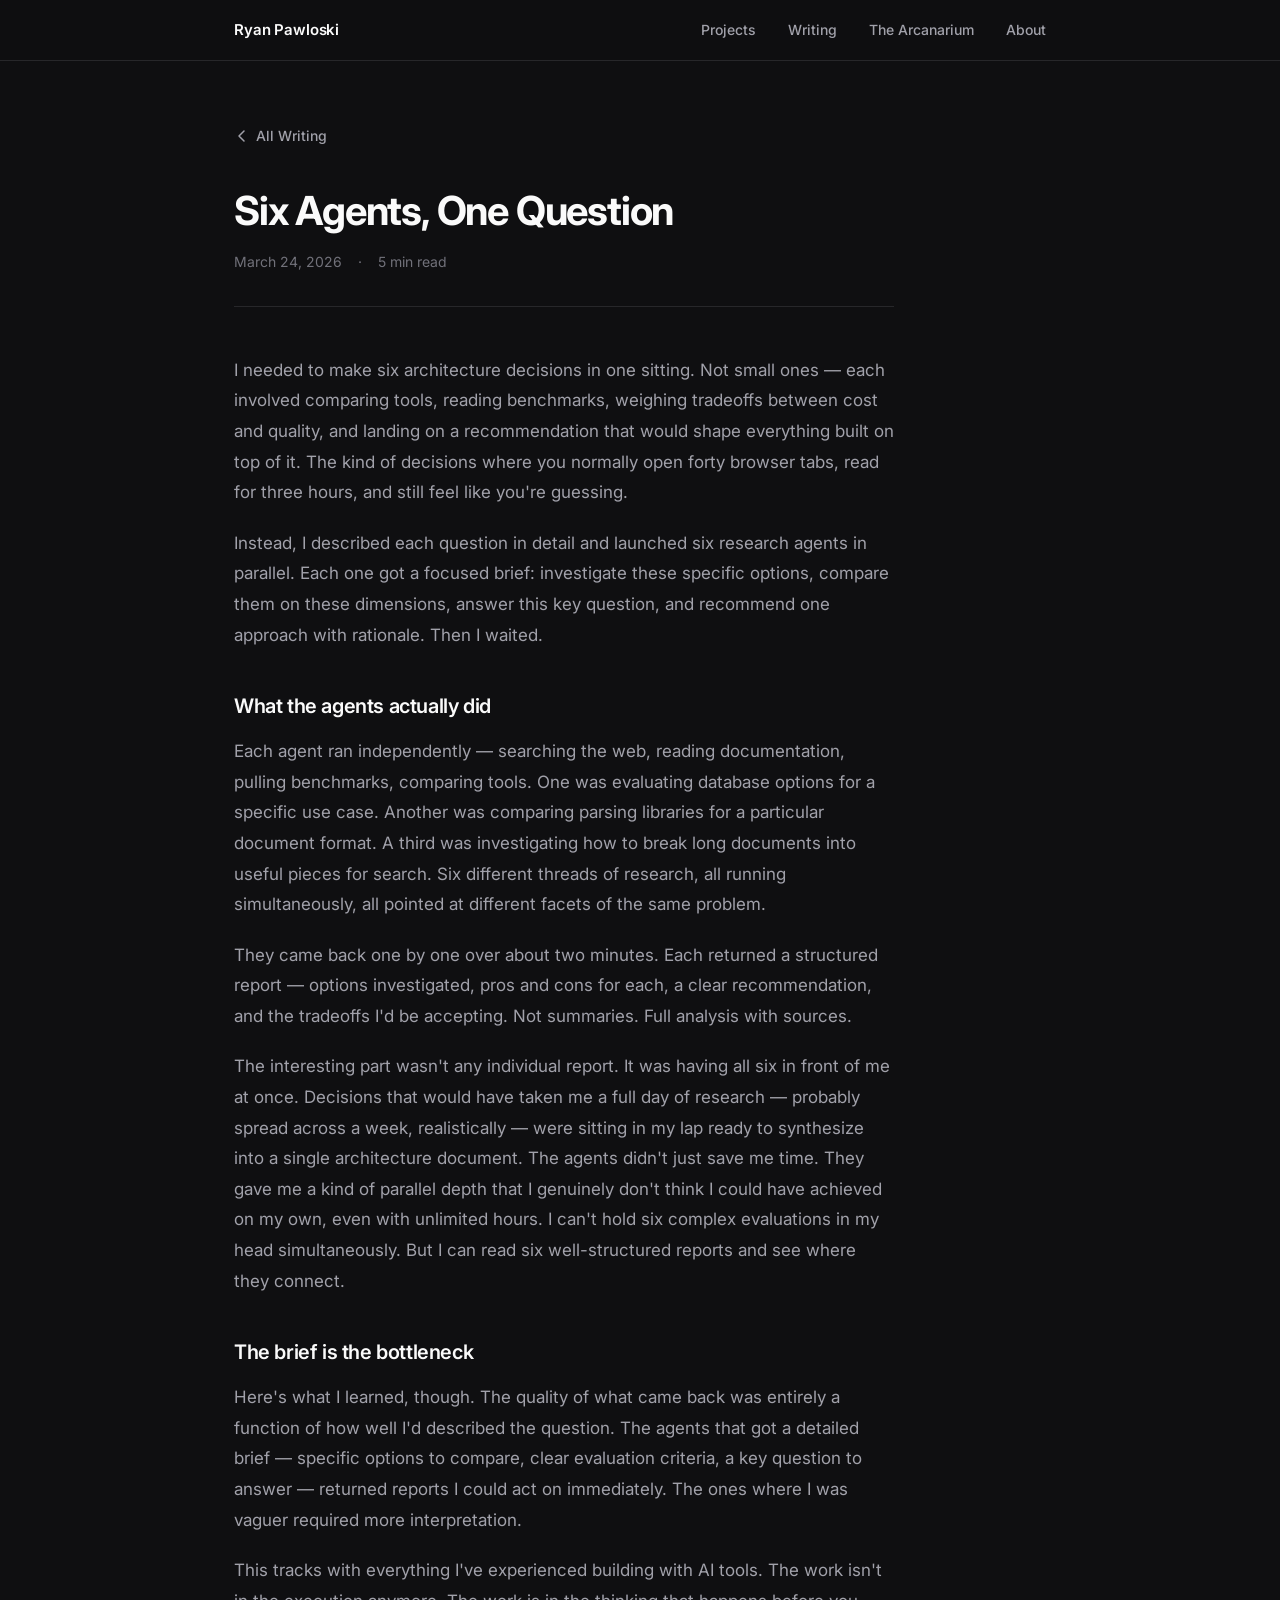
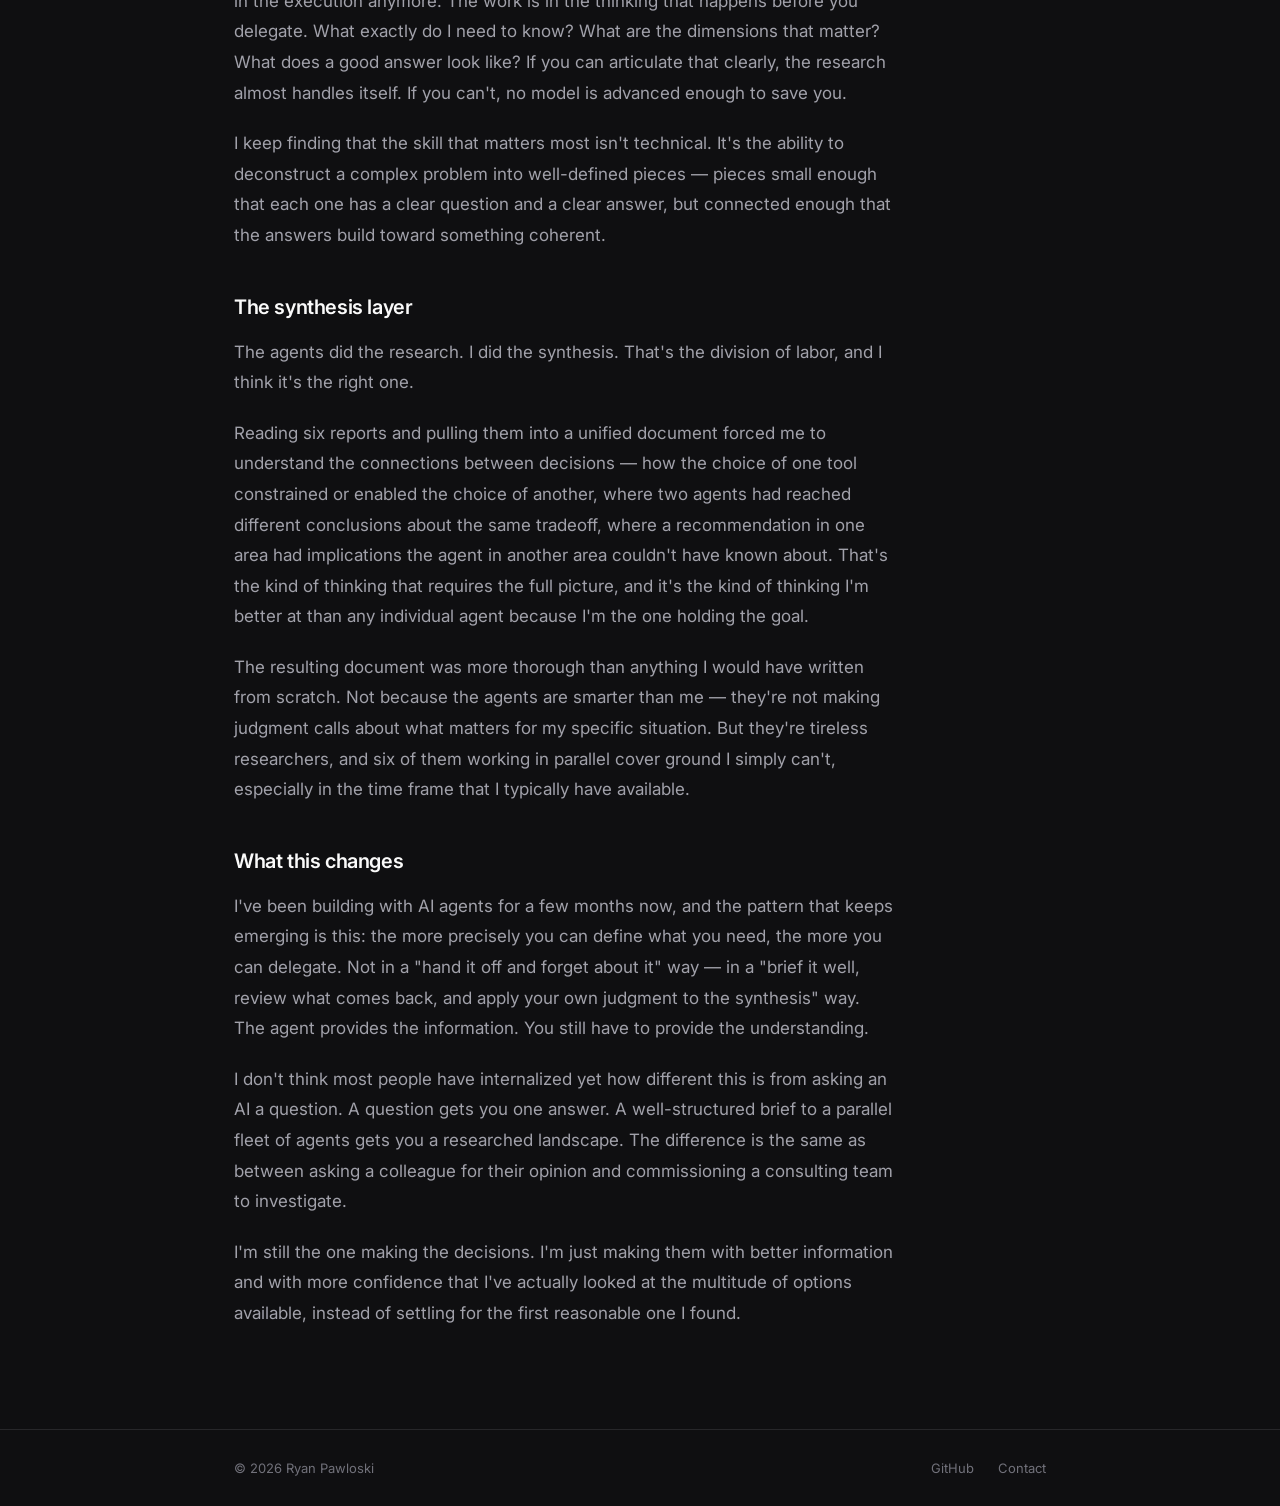
<file: writing/six-agents-one-question.html>
<!DOCTYPE html>
<html lang="en">
<head>
  <meta charset="UTF-8">
  <meta name="viewport" content="width=device-width, initial-scale=1.0">
  <title>Six Agents, One Question — Ryan Pawloski</title>
  <meta name="description" content="I launched six research agents in parallel to investigate six architecture decisions simultaneously. The result wasn't just faster research — it was a kind of parallel depth I couldn't have achieved alone.">
  <link rel="stylesheet" href="../style.css">
</head>
<body>

  <!-- Nav -->
  <nav>
    <div class="container nav-inner">
      <a href="../index.html" class="nav-logo">Ryan Pawloski</a>
      <ul class="nav-links">
        <li><a href="../projects.html">Projects</a></li>
        <li><a href="../writing.html">Writing</a></li>
        <li><a href="https://arcanarium.me" target="_blank" rel="noopener">The Arcanarium</a></li>
        <li><a href="../about.html">About</a></li>
      </ul>
      <button class="nav-toggle" id="nav-toggle" aria-label="Toggle menu" aria-expanded="false">
        <svg width="20" height="20" viewBox="0 0 20 20" fill="none" stroke="currentColor" stroke-width="1.75" stroke-linecap="round">
          <line x1="3" y1="6" x2="17" y2="6"/>
          <line x1="3" y1="10" x2="17" y2="10"/>
          <line x1="3" y1="14" x2="17" y2="14"/>
        </svg>
      </button>
    </div>
    <div class="nav-mobile" id="nav-mobile">
      <a href="../projects.html">Projects</a>
      <a href="../writing.html">Writing</a>
      <a href="https://arcanarium.me" target="_blank" rel="noopener">The Arcanarium</a>
      <a href="../about.html">About</a>
    </div>
  </nav>

  <!-- Article -->
  <section style="border-top: none; padding-top: 4rem;">
    <div class="container">
      <div class="prose reading">

        <a href="../writing.html" class="back-link">
          <svg width="16" height="16" viewBox="0 0 16 16" fill="none" stroke="currentColor" stroke-width="1.5" stroke-linecap="round" stroke-linejoin="round">
            <path d="M10 3L5 8l5 5"/>
          </svg>
          All Writing
        </a>

        <h1>Six Agents, One Question</h1>

        <div class="prose-meta">
          <span>March 24, 2026</span>
          <span>&middot;</span>
          <span>5 min read</span>
        </div>

        <div class="prose-body">
          <p>
            I needed to make six architecture decisions in one sitting. Not small ones — each
            involved comparing tools, reading benchmarks, weighing tradeoffs between cost and
            quality, and landing on a recommendation that would shape everything built on top
            of it. The kind of decisions where you normally open forty browser tabs, read for
            three hours, and still feel like you're guessing.
          </p>

          <p>
            Instead, I described each question in detail and launched six research agents in
            parallel. Each one got a focused brief: investigate these specific options, compare
            them on these dimensions, answer this key question, and recommend one approach with
            rationale. Then I waited.
          </p>

          <h2>What the agents actually did</h2>

          <p>
            Each agent ran independently — searching the web, reading documentation, pulling
            benchmarks, comparing tools. One was evaluating database options for a specific use
            case. Another was comparing parsing libraries for a particular document format. A
            third was investigating how to break long documents into useful pieces for search.
            Six different threads of research, all running simultaneously, all pointed at
            different facets of the same problem.
          </p>

          <p>
            They came back one by one over about two minutes. Each returned a structured
            report — options investigated, pros and cons for each, a clear recommendation,
            and the tradeoffs I'd be accepting. Not summaries. Full analysis with sources.
          </p>

          <p>
            The interesting part wasn't any individual report. It was having all six in front
            of me at once. Decisions that would have taken me a full day of research — probably
            spread across a week, realistically — were sitting in my lap ready to synthesize
            into a single architecture document. The agents didn't just save me time. They
            gave me a kind of parallel depth that I genuinely don't think I could have achieved
            on my own, even with unlimited hours. I can't hold six complex evaluations in my
            head simultaneously. But I can read six well-structured reports and see where they
            connect.
          </p>

          <h2>The brief is the bottleneck</h2>

          <p>
            Here's what I learned, though. The quality of what came back was entirely a function
            of how well I'd described the question. The agents that got a detailed brief —
            specific options to compare, clear evaluation criteria, a key question to answer —
            returned reports I could act on immediately. The ones where I was vaguer required
            more interpretation.
          </p>

          <p>
            This tracks with everything I've experienced building with AI tools. The work isn't
            in the execution anymore. The work is in the thinking that happens before you
            delegate. What exactly do I need to know? What are the dimensions that matter?
            What does a good answer look like? If you can articulate that clearly, the research
            almost handles itself. If you can't, no model is advanced enough to save you.
          </p>

          <p>
            I keep finding that the skill that matters most isn't technical. It's the ability
            to deconstruct a complex problem into well-defined pieces — pieces small enough that
            each one has a clear question and a clear answer, but connected enough that the
            answers build toward something coherent.
          </p>

          <h2>The synthesis layer</h2>

          <p>
            The agents did the research. I did the synthesis. That's the division of labor,
            and I think it's the right one.
          </p>

          <p>
            Reading six reports and pulling them into a unified document forced me to understand
            the connections between decisions — how the choice of one tool constrained or
            enabled the choice of another, where two agents had reached different conclusions
            about the same tradeoff, where a recommendation in one area had implications the
            agent in another area couldn't have known about. That's the kind of thinking that
            requires the full picture, and it's the kind of thinking I'm better at than any
            individual agent because I'm the one holding the goal.
          </p>

          <p>
            The resulting document was more thorough than anything I would have written from
            scratch. Not because the agents are smarter than me — they're not making judgment
            calls about what matters for my specific situation. But they're tireless researchers,
            and six of them working in parallel cover ground I simply can't, especially in the
            time frame that I typically have available.
          </p>

          <h2>What this changes</h2>

          <p>
            I've been building with AI agents for a few months now, and the pattern that keeps
            emerging is this: the more precisely you can define what you need, the more you can
            delegate. Not in a "hand it off and forget about it" way — in a "brief it well,
            review what comes back, and apply your own judgment to the synthesis" way. The
            agent provides the information. You still have to provide the understanding.
          </p>

          <p>
            I don't think most people have internalized yet how different this is from asking
            an AI a question. A question gets you one answer. A well-structured brief to a
            parallel fleet of agents gets you a researched landscape. The difference is the
            same as between asking a colleague for their opinion and commissioning a consulting
            team to investigate.
          </p>

          <p>
            I'm still the one making the decisions. I'm just making them with better information
            and with more confidence that I've actually looked at the multitude of options
            available, instead of settling for the first reasonable one I found.
          </p>
        </div>

      </div>
    </div>
  </section>

  <!-- Footer -->
  <footer>
    <div class="container footer-inner">
      <span class="footer-copy">&copy; 2026 Ryan Pawloski</span>
      <div class="footer-links">
        <a href="https://github.com" target="_blank" rel="noopener">GitHub</a>
        <a href="../about.html">Contact</a>
      </div>
    </div>
  </footer>

  <script src="../script.js"></script>
</body>
</html>
</file>
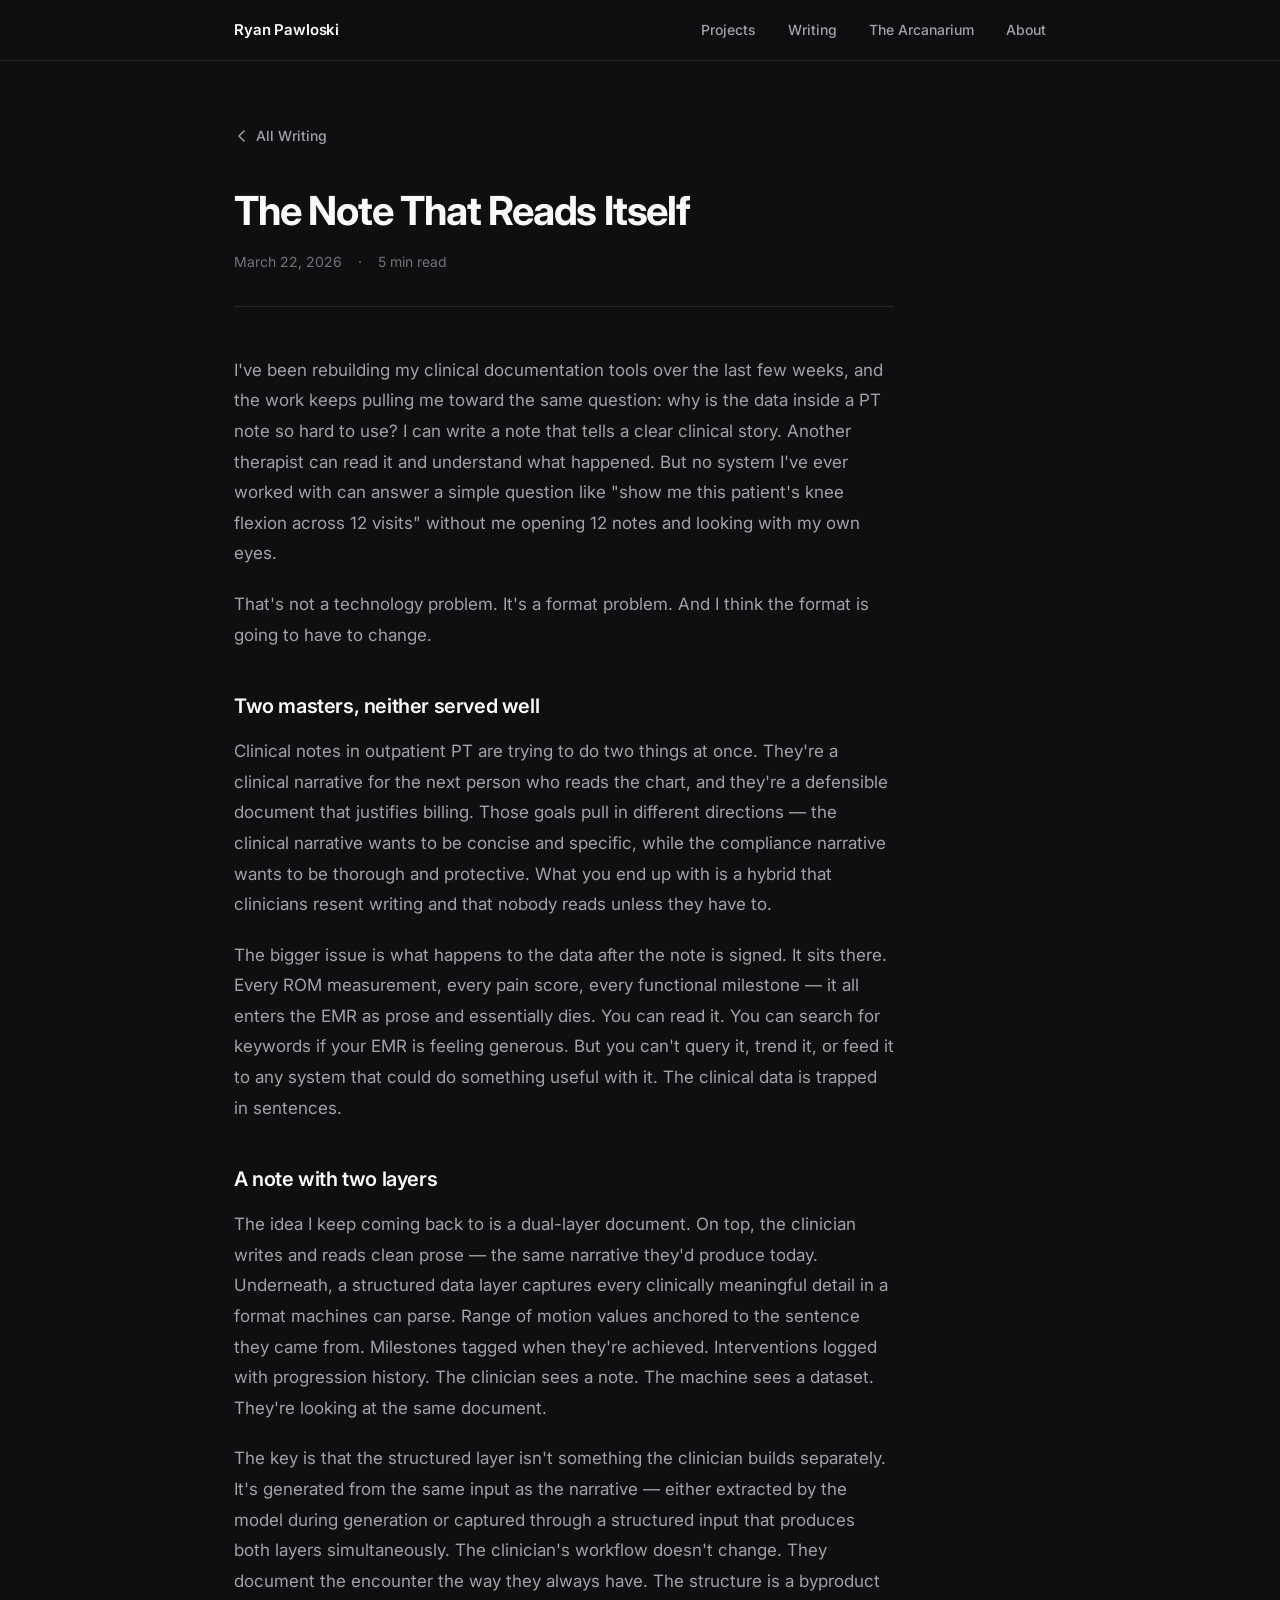
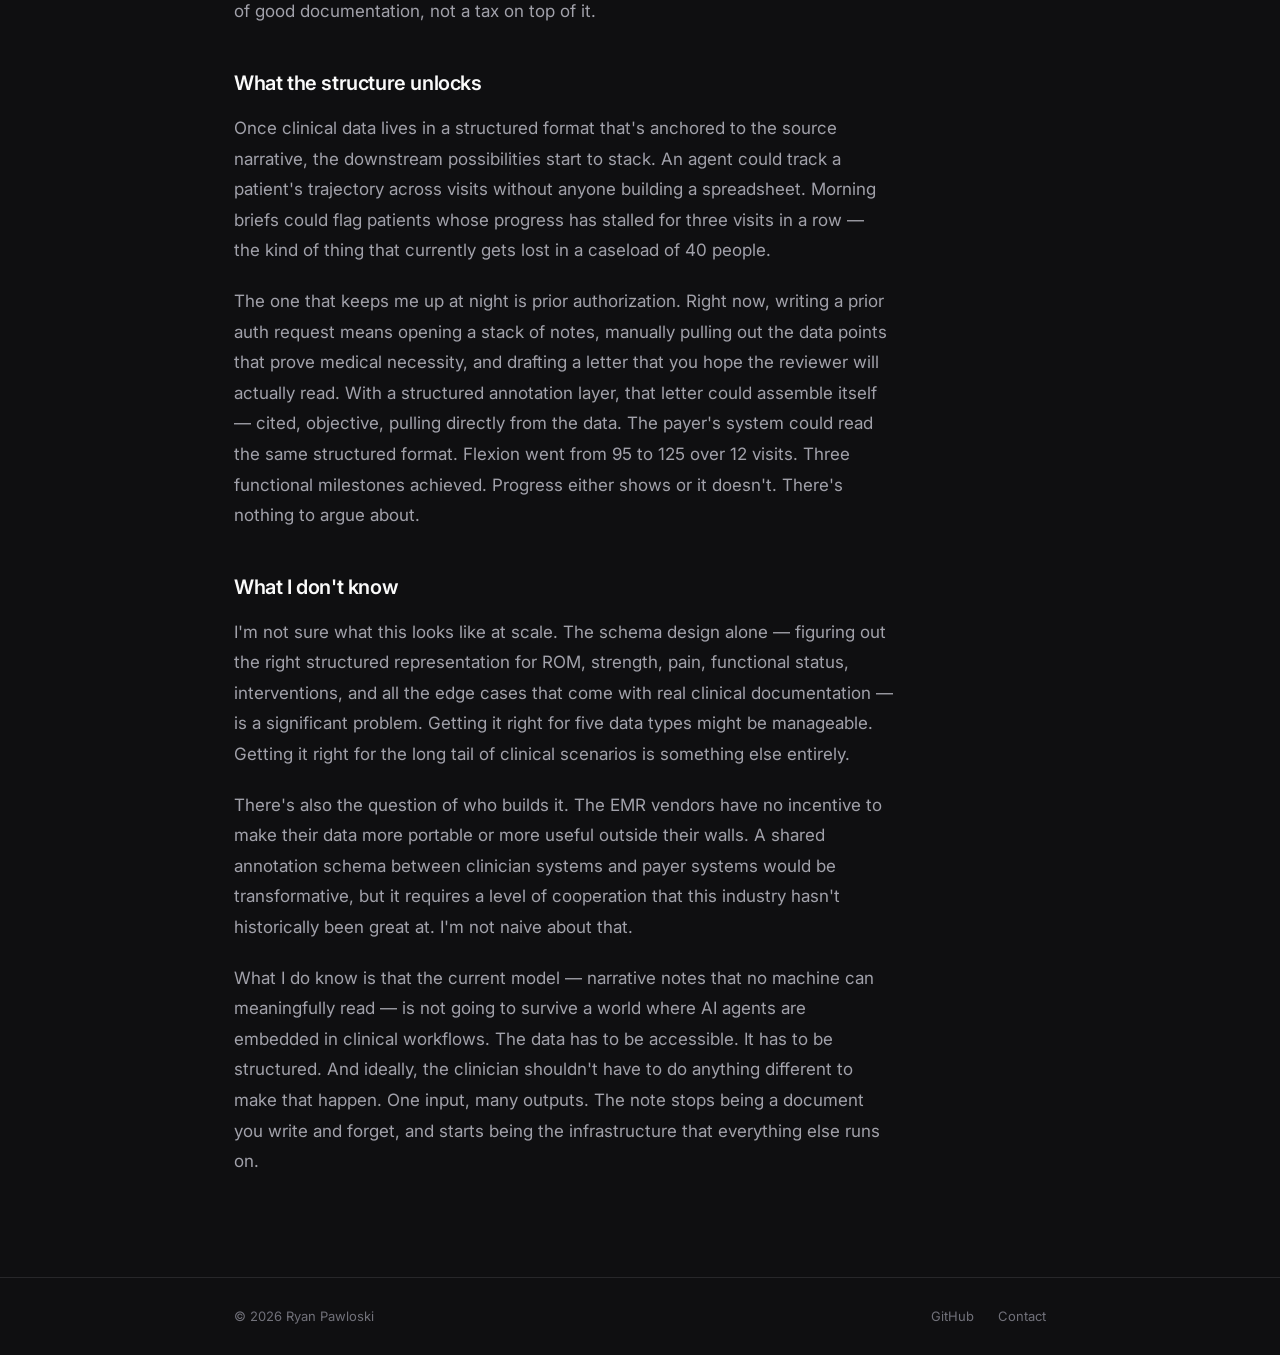
<file: writing/the-note-that-reads-itself.html>
<!DOCTYPE html>
<html lang="en">
<head>
  <meta charset="UTF-8">
  <meta name="viewport" content="width=device-width, initial-scale=1.0">
  <title>The Note That Reads Itself — Ryan Pawloski</title>
  <meta name="description" content="Clinical notes trap data in sentences. A dual-layer document — human-readable narrative on top, machine-readable structure underneath — could change that without changing how clinicians work.">
  <link rel="stylesheet" href="../style.css">
</head>
<body>

  <!-- Nav -->
  <nav>
    <div class="container nav-inner">
      <a href="../index.html" class="nav-logo">Ryan Pawloski</a>
      <ul class="nav-links">
        <li><a href="../projects.html">Projects</a></li>
        <li><a href="../writing.html">Writing</a></li>
        <li><a href="https://arcanarium.me" target="_blank" rel="noopener">The Arcanarium</a></li>
        <li><a href="../about.html">About</a></li>
      </ul>
      <button class="nav-toggle" id="nav-toggle" aria-label="Toggle menu" aria-expanded="false">
        <svg width="20" height="20" viewBox="0 0 20 20" fill="none" stroke="currentColor" stroke-width="1.75" stroke-linecap="round">
          <line x1="3" y1="6" x2="17" y2="6"/>
          <line x1="3" y1="10" x2="17" y2="10"/>
          <line x1="3" y1="14" x2="17" y2="14"/>
        </svg>
      </button>
    </div>
    <div class="nav-mobile" id="nav-mobile">
      <a href="../projects.html">Projects</a>
      <a href="../writing.html">Writing</a>
      <a href="https://arcanarium.me" target="_blank" rel="noopener">The Arcanarium</a>
      <a href="../about.html">About</a>
    </div>
  </nav>

  <!-- Article -->
  <section style="border-top: none; padding-top: 4rem;">
    <div class="container">
      <div class="prose reading">

        <a href="../writing.html" class="back-link">
          <svg width="16" height="16" viewBox="0 0 16 16" fill="none" stroke="currentColor" stroke-width="1.5" stroke-linecap="round" stroke-linejoin="round">
            <path d="M10 3L5 8l5 5"/>
          </svg>
          All Writing
        </a>

        <h1>The Note That Reads Itself</h1>

        <div class="prose-meta">
          <span>March 22, 2026</span>
          <span>&middot;</span>
          <span>5 min read</span>
        </div>

        <div class="prose-body">
          <p>
            I've been rebuilding my clinical documentation tools over the last few weeks,
            and the work keeps pulling me toward the same question: why is the data inside
            a PT note so hard to use? I can write a note that tells a clear clinical story.
            Another therapist can read it and understand what happened. But no system I've
            ever worked with can answer a simple question like "show me this patient's knee
            flexion across 12 visits" without me opening 12 notes and looking with my own eyes.
          </p>

          <p>
            That's not a technology problem. It's a format problem. And I think the format
            is going to have to change.
          </p>

          <h2>Two masters, neither served well</h2>

          <p>
            Clinical notes in outpatient PT are trying to do two things at once. They're a
            clinical narrative for the next person who reads the chart, and they're a defensible
            document that justifies billing. Those goals pull in different directions — the
            clinical narrative wants to be concise and specific, while the compliance narrative
            wants to be thorough and protective. What you end up with is a hybrid that clinicians
            resent writing and that nobody reads unless they have to.
          </p>

          <p>
            The bigger issue is what happens to the data after the note is signed. It sits there.
            Every ROM measurement, every pain score, every functional milestone — it all enters
            the EMR as prose and essentially dies. You can read it. You can search for keywords
            if your EMR is feeling generous. But you can't query it, trend it, or feed it to any
            system that could do something useful with it. The clinical data is trapped in sentences.
          </p>

          <h2>A note with two layers</h2>

          <p>
            The idea I keep coming back to is a dual-layer document. On top, the clinician writes
            and reads clean prose — the same narrative they'd produce today. Underneath, a structured
            data layer captures every clinically meaningful detail in a format machines can parse.
            Range of motion values anchored to the sentence they came from. Milestones tagged when
            they're achieved. Interventions logged with progression history. The clinician sees a
            note. The machine sees a dataset. They're looking at the same document.
          </p>

          <p>
            The key is that the structured layer isn't something the clinician builds separately.
            It's generated from the same input as the narrative — either extracted by the model
            during generation or captured through a structured input that produces both layers
            simultaneously. The clinician's workflow doesn't change. They document the encounter
            the way they always have. The structure is a byproduct of good documentation, not a
            tax on top of it.
          </p>

          <h2>What the structure unlocks</h2>

          <p>
            Once clinical data lives in a structured format that's anchored to the source narrative,
            the downstream possibilities start to stack. An agent could track a patient's trajectory
            across visits without anyone building a spreadsheet. Morning briefs could flag patients
            whose progress has stalled for three visits in a row — the kind of thing that currently
            gets lost in a caseload of 40 people.
          </p>

          <p>
            The one that keeps me up at night is prior authorization. Right now, writing a prior
            auth request means opening a stack of notes, manually pulling out the data points that
            prove medical necessity, and drafting a letter that you hope the reviewer will actually
            read. With a structured annotation layer, that letter could assemble itself — cited,
            objective, pulling directly from the data. The payer's system could read the same
            structured format. Flexion went from 95 to 125 over 12 visits. Three functional
            milestones achieved. Progress either shows or it doesn't. There's nothing to argue about.
          </p>

          <h2>What I don't know</h2>

          <p>
            I'm not sure what this looks like at scale. The schema design alone — figuring out the
            right structured representation for ROM, strength, pain, functional status, interventions,
            and all the edge cases that come with real clinical documentation — is a significant
            problem. Getting it right for five data types might be manageable. Getting it right for
            the long tail of clinical scenarios is something else entirely.
          </p>

          <p>
            There's also the question of who builds it. The EMR vendors have no incentive to make
            their data more portable or more useful outside their walls. A shared annotation schema
            between clinician systems and payer systems would be transformative, but it requires a
            level of cooperation that this industry hasn't historically been great at. I'm not naive
            about that.
          </p>

          <p>
            What I do know is that the current model — narrative notes that no machine can meaningfully
            read — is not going to survive a world where AI agents are embedded in clinical workflows.
            The data has to be accessible. It has to be structured. And ideally, the clinician shouldn't
            have to do anything different to make that happen. One input, many outputs. The note stops
            being a document you write and forget, and starts being the infrastructure that everything
            else runs on.
          </p>
        </div>

      </div>
    </div>
  </section>

  <!-- Footer -->
  <footer>
    <div class="container footer-inner">
      <span class="footer-copy">&copy; 2026 Ryan Pawloski</span>
      <div class="footer-links">
        <a href="https://github.com" target="_blank" rel="noopener">GitHub</a>
        <a href="../about.html">Contact</a>
      </div>
    </div>
  </footer>

  <script src="../script.js"></script>
</body>
</html>
</file>
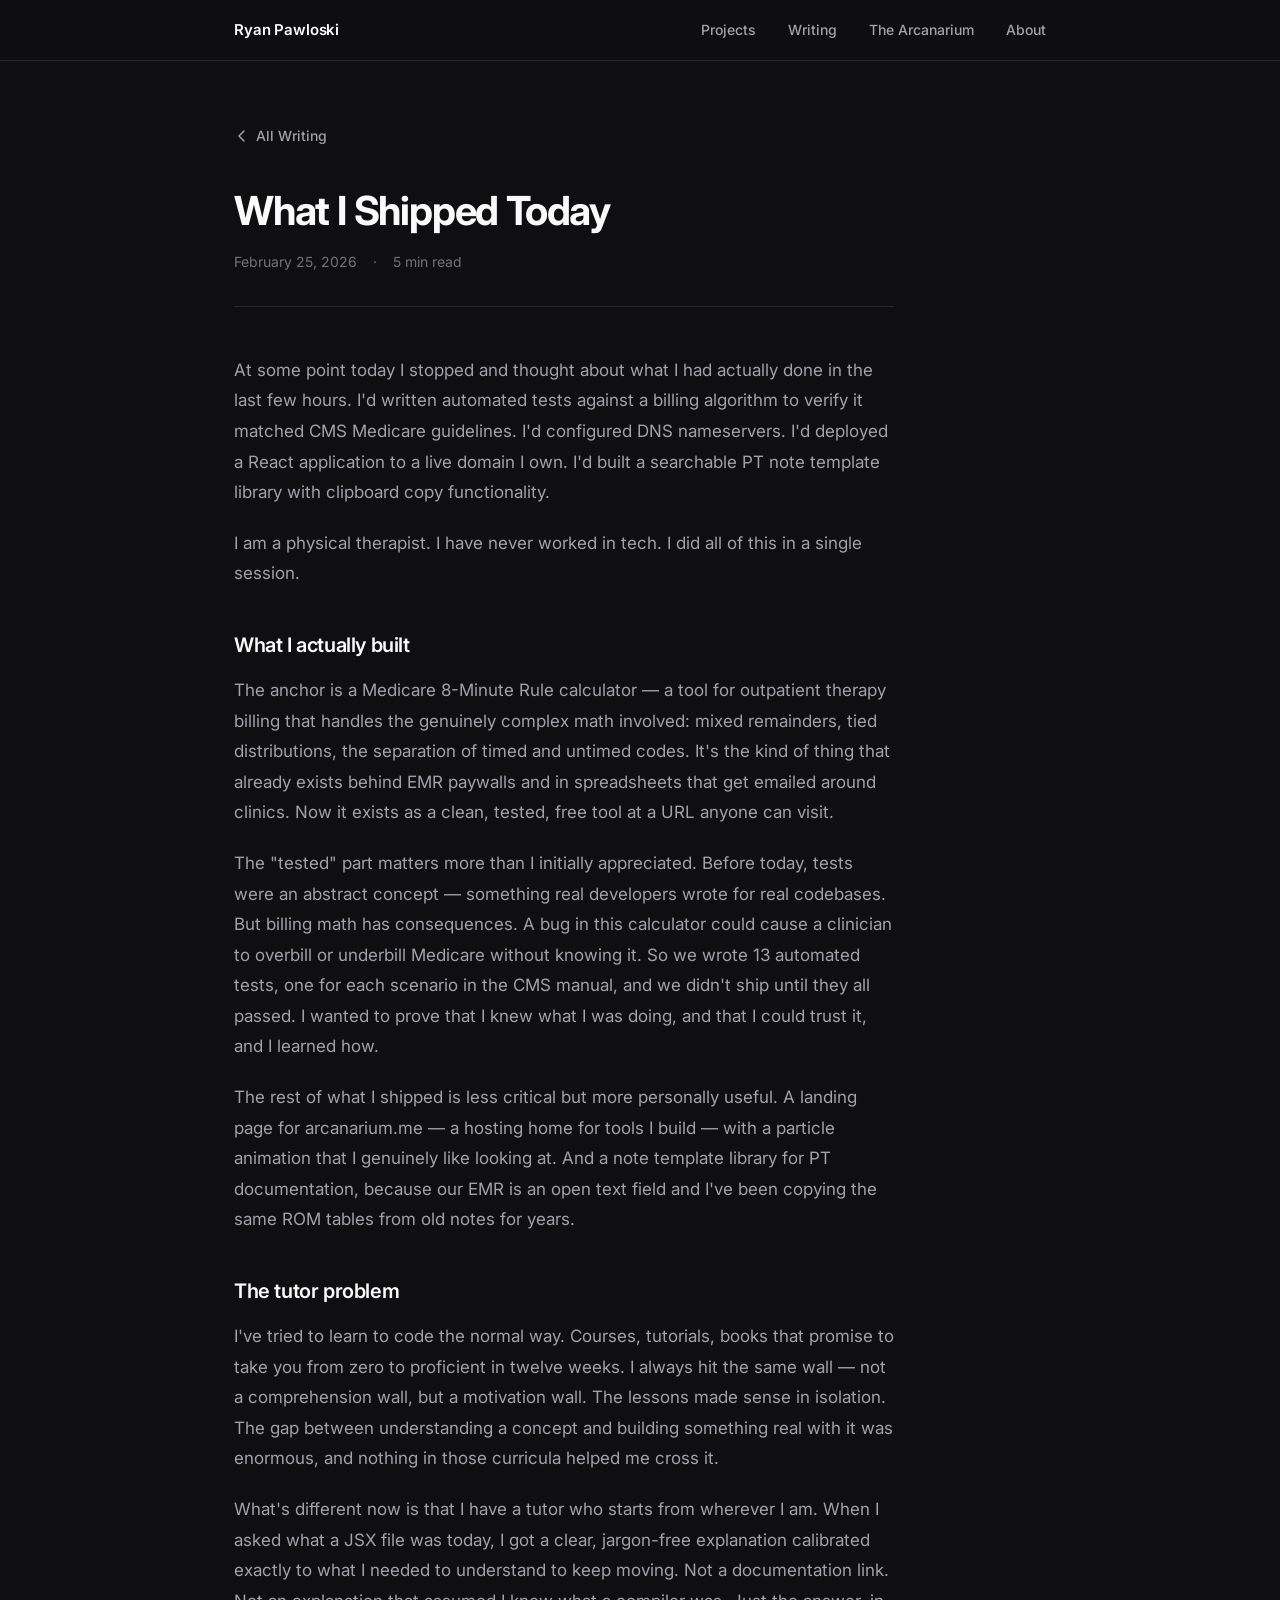
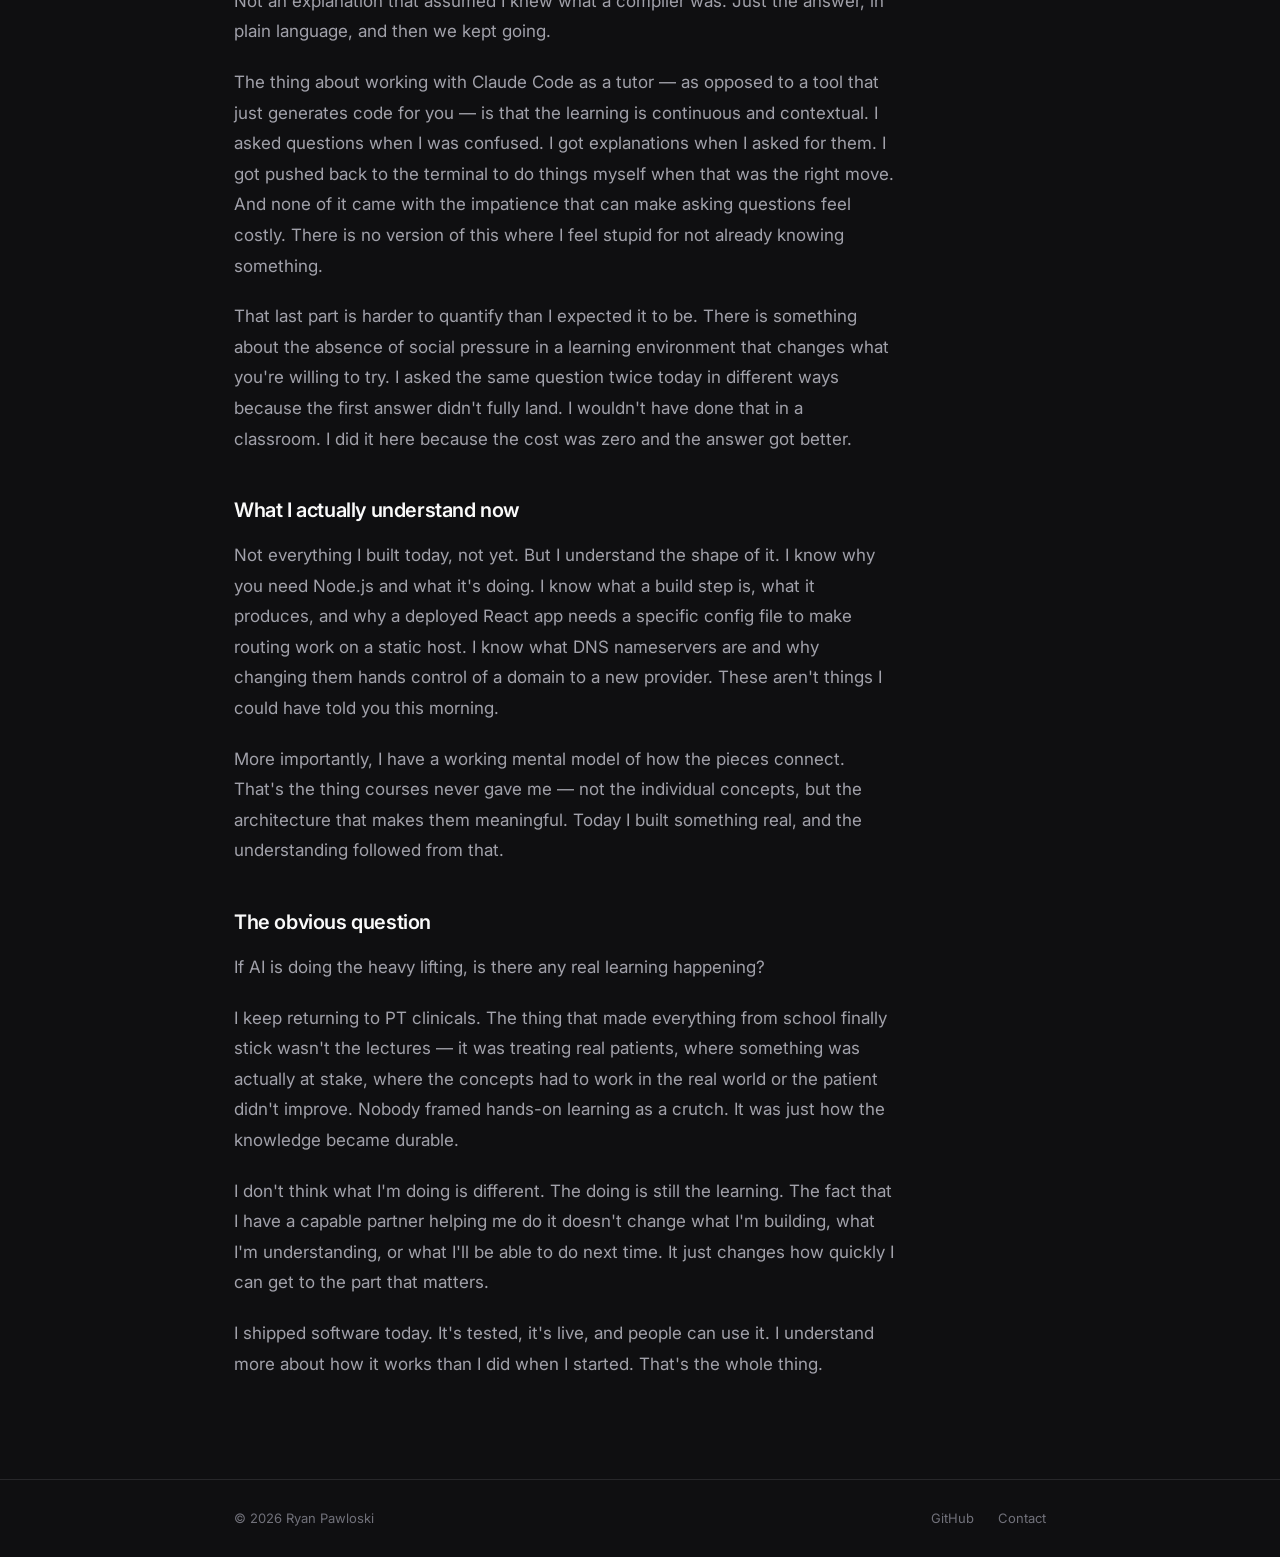
<file: writing/what-i-shipped-today.html>
<!DOCTYPE html>
<html lang="en">
<head>
  <meta charset="UTF-8">
  <meta name="viewport" content="width=device-width, initial-scale=1.0">
  <title>What I Shipped Today — Ryan Pawloski</title>
  <meta name="description" content="A physical therapist who deployed tested software to a real domain, and what that actually felt like.">
  <link rel="stylesheet" href="../style.css">
</head>
<body>

  <!-- Nav -->
  <nav>
    <div class="container nav-inner">
      <a href="../index.html" class="nav-logo">Ryan Pawloski</a>
      <ul class="nav-links">
        <li><a href="../projects.html">Projects</a></li>
        <li><a href="../writing.html">Writing</a></li>
        <li><a href="https://arcanarium.me" target="_blank" rel="noopener">The Arcanarium</a></li>
        <li><a href="../about.html">About</a></li>
      </ul>
      <button class="nav-toggle" id="nav-toggle" aria-label="Toggle menu" aria-expanded="false">
        <svg width="20" height="20" viewBox="0 0 20 20" fill="none" stroke="currentColor" stroke-width="1.75" stroke-linecap="round">
          <line x1="3" y1="6" x2="17" y2="6"/>
          <line x1="3" y1="10" x2="17" y2="10"/>
          <line x1="3" y1="14" x2="17" y2="14"/>
        </svg>
      </button>
    </div>
    <div class="nav-mobile" id="nav-mobile">
      <a href="../projects.html">Projects</a>
      <a href="../writing.html">Writing</a>
      <a href="https://arcanarium.me" target="_blank" rel="noopener">The Arcanarium</a>
      <a href="../about.html">About</a>
    </div>
  </nav>

  <!-- Article -->
  <section style="border-top: none; padding-top: 4rem;">
    <div class="container">
      <div class="prose reading">

        <a href="../writing.html" class="back-link">
          <svg width="16" height="16" viewBox="0 0 16 16" fill="none" stroke="currentColor" stroke-width="1.5" stroke-linecap="round" stroke-linejoin="round">
            <path d="M10 3L5 8l5 5"/>
          </svg>
          All Writing
        </a>

        <h1>What I Shipped Today</h1>

        <div class="prose-meta">
          <span>February 25, 2026</span>
          <span>·</span>
          <span>5 min read</span>
        </div>

        <div class="prose-body">
          <p>
            At some point today I stopped and thought about what I had actually done
            in the last few hours. I'd written automated tests against a billing
            algorithm to verify it matched CMS Medicare guidelines. I'd configured
            DNS nameservers. I'd deployed a React application to a live domain I own.
            I'd built a searchable PT note template library with clipboard copy
            functionality.
          </p>

          <p>
            I am a physical therapist. I have never worked in tech. I did all of this
            in a single session.
          </p>

          <h2>What I actually built</h2>

          <p>
            The anchor is a Medicare 8-Minute Rule calculator — a tool for outpatient
            therapy billing that handles the genuinely complex math involved: mixed
            remainders, tied distributions, the separation of timed and untimed codes.
            It's the kind of thing that already exists behind EMR paywalls and in
            spreadsheets that get emailed around clinics. Now it exists as a clean,
            tested, free tool at a URL anyone can visit.
          </p>

          <p>
            The "tested" part matters more than I initially appreciated. Before today,
            tests were an abstract concept — something real developers wrote for real
            codebases. But billing math has consequences. A bug in this calculator
            could cause a clinician to overbill or underbill Medicare without knowing
            it. So we wrote 13 automated tests, one for each scenario in the CMS
            manual, and we didn't ship until they all passed. I wanted to prove that I
            knew what I was doing, and that I could trust it, and I learned how. 
          </p>

          <p>
            The rest of what I shipped is less critical but more personally useful.
            A landing page for <a href="https://arcanarium.me" target="_blank" rel="noopener">arcanarium.me</a> — a hosting home for tools I build — with
            a particle animation that I genuinely like looking at. And a note template
            library for PT documentation, because our EMR is an open text field and I've
            been copying the same ROM tables from old notes for years.
          </p>

          <h2>The tutor problem</h2>

          <p>
            I've tried to learn to code the normal way. Courses, tutorials, books that
            promise to take you from zero to proficient in twelve weeks. I always hit
            the same wall — not a comprehension wall, but a motivation wall. The lessons
            made sense in isolation. The gap between understanding a concept and building
            something real with it was enormous, and nothing in those curricula helped
            me cross it.
          </p>

          <p>
            What's different now is that I have a tutor who starts from wherever I am.
            When I asked what a JSX file was today, I got a clear, jargon-free
            explanation calibrated exactly to what I needed to understand to keep
            moving. Not a documentation link. Not an explanation that assumed I knew
            what a compiler was. Just the answer, in plain language, and then we
            kept going.
          </p>

          <p>
            The thing about working with Claude Code as a tutor — as opposed to a
            tool that just generates code for you — is that the learning is continuous
            and contextual. I asked questions when I was confused. I got explanations
            when I asked for them. I got pushed back to the terminal to do things
            myself when that was the right move. And none of it came with the
            impatience that can make asking questions feel costly. There is no version
            of this where I feel stupid for not already knowing something.
          </p>

          <p>
            That last part is harder to quantify than I expected it to be. There is
            something about the absence of social pressure in a learning environment
            that changes what you're willing to try. I asked the same question twice
            today in different ways because the first answer didn't fully land. I
            wouldn't have done that in a classroom. I did it here because the cost
            was zero and the answer got better.
          </p>

          <h2>What I actually understand now</h2>

          <p>
            Not everything I built today, not yet. But I understand the shape of it.
            I know why you need Node.js and what it's doing. I know what a build step
            is, what it produces, and why a deployed React app needs a specific config
            file to make routing work on a static host. I know what DNS nameservers
            are and why changing them hands control of a domain to a new provider.
            These aren't things I could have told you this morning.
          </p>

          <p>
            More importantly, I have a working mental model of how the pieces connect.
            That's the thing courses never gave me — not the individual concepts, but
            the architecture that makes them meaningful. Today I built something real,
            and the understanding followed from that.
          </p>

          <h2>The obvious question</h2>

          <p>
            If AI is doing the heavy lifting, is there any real learning happening?
          </p>

          <p>
            I keep returning to PT clinicals. The thing that made everything from
            school finally stick wasn't the lectures — it was treating real patients,
            where something was actually at stake, where the concepts had to work in
            the real world or the patient didn't improve. Nobody framed hands-on
            learning as a crutch. It was just how the knowledge became durable.
          </p>

          <p>
            I don't think what I'm doing is different. The doing is still the learning.
            The fact that I have a capable partner helping me do it doesn't change what
            I'm building, what I'm understanding, or what I'll be able to do next time.
            It just changes how quickly I can get to the part that matters.
          </p>

          <p>
            I shipped software today. It's tested, it's live, and people can use it.
            I understand more about how it works than I did when I started.
            That's the whole thing.
          </p>
        </div>

      </div>
    </div>
  </section>

  <!-- Footer -->
  <footer>
    <div class="container footer-inner">
      <span class="footer-copy">© 2026 Ryan Pawloski</span>
      <div class="footer-links">
        <a href="https://github.com" target="_blank" rel="noopener">GitHub</a>
        <a href="../about.html">Contact</a>
      </div>
    </div>
  </footer>

  <script src="../script.js"></script>
</body>
</html>
</file>
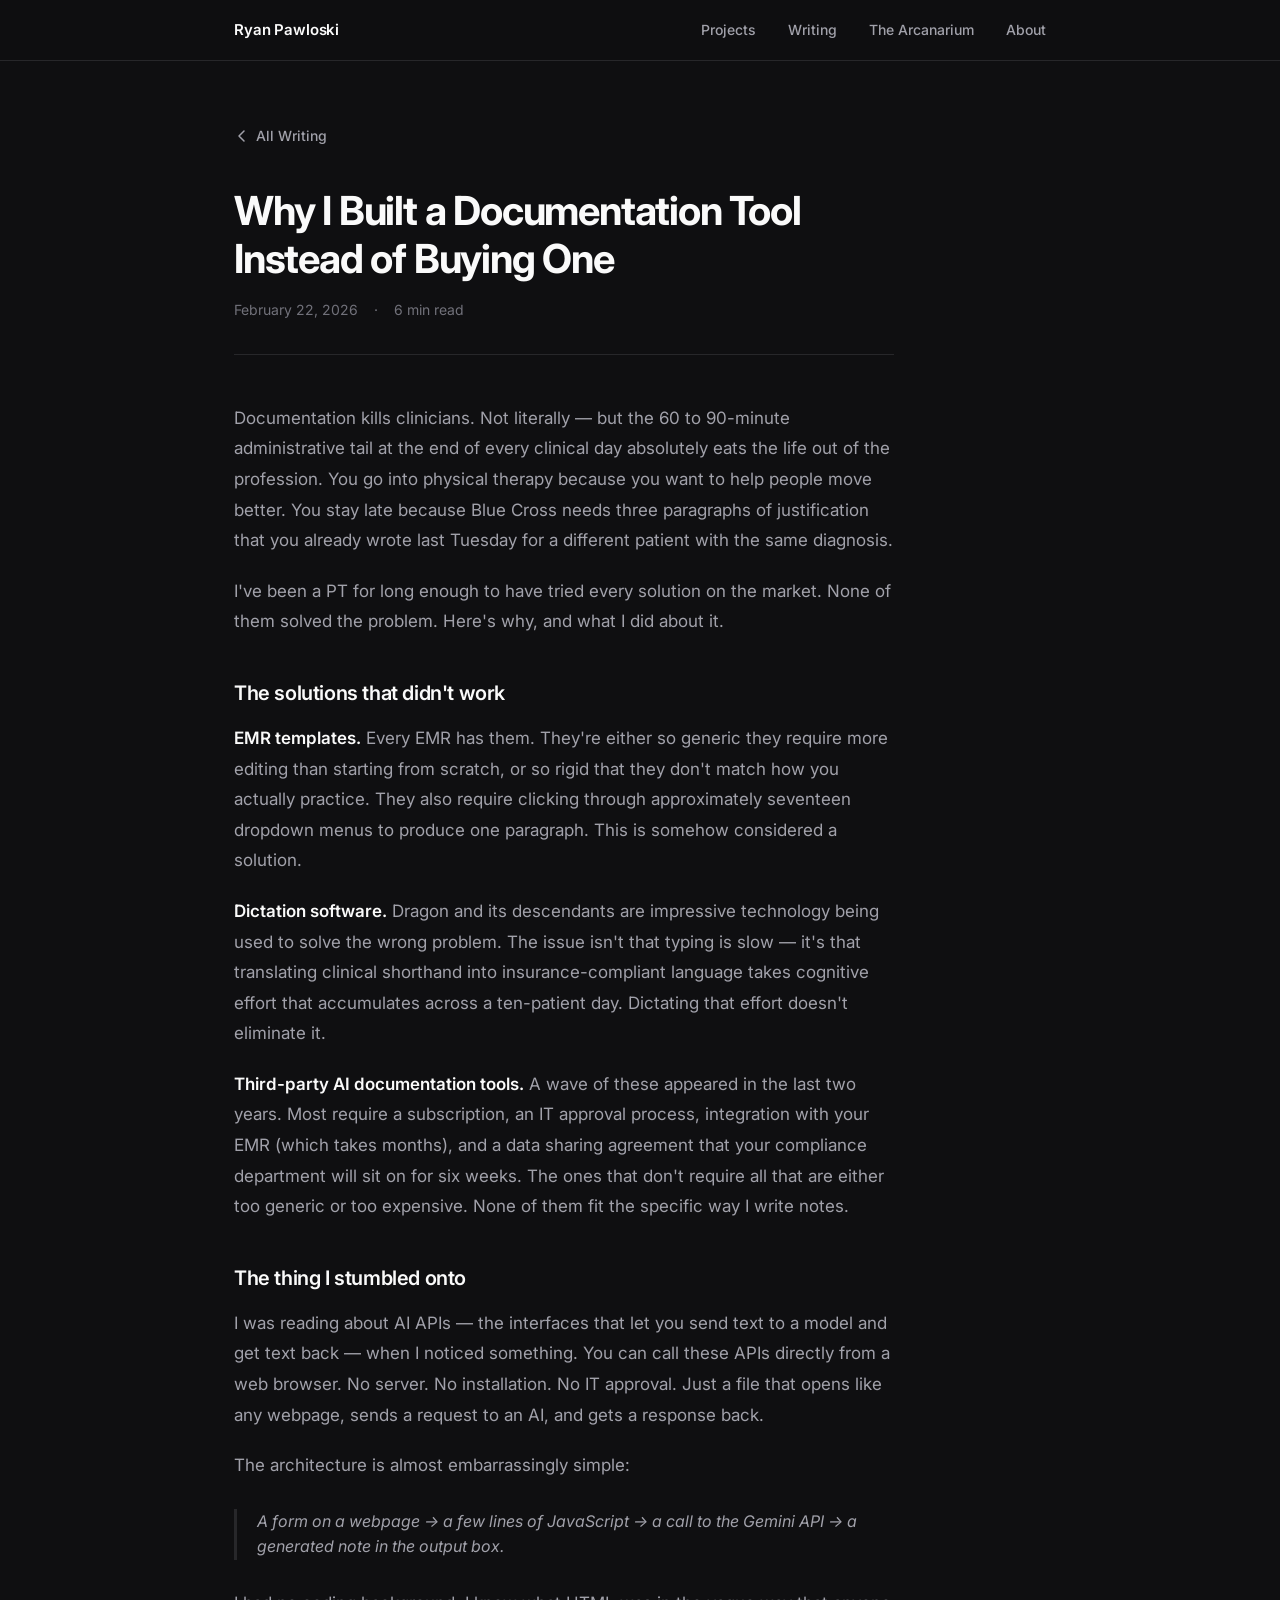
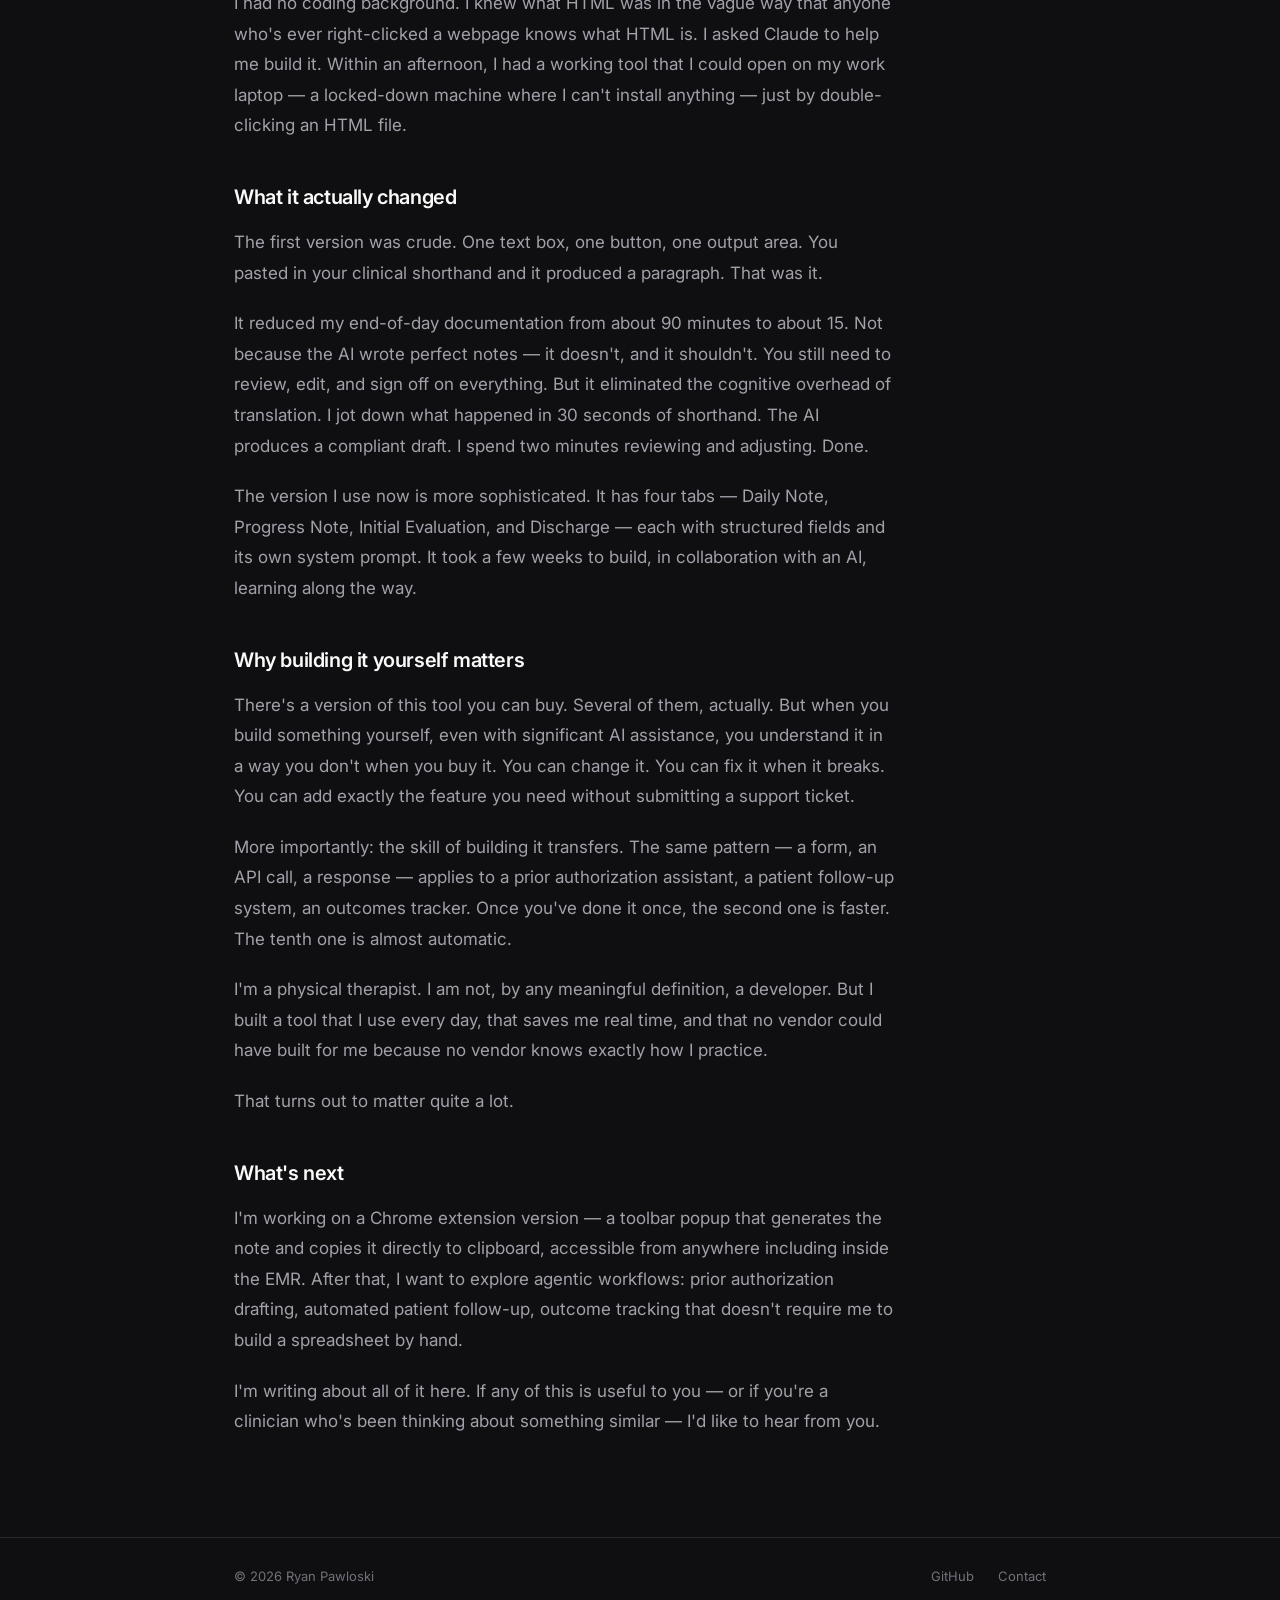
<file: writing/why-i-built-a-documentation-tool.html>
<!DOCTYPE html>
<html lang="en">
<head>
  <meta charset="UTF-8">
  <meta name="viewport" content="width=device-width, initial-scale=1.0">
  <title>Why I Built a Documentation Tool Instead of Buying One — Ryan Pawloski</title>
  <meta name="description" content="The problem with every existing solution, and what a single HTML file changed.">
  <link rel="stylesheet" href="../style.css">
</head>
<body>

  <!-- Nav -->
  <nav>
    <div class="container nav-inner">
      <a href="../index.html" class="nav-logo">Ryan Pawloski</a>
      <ul class="nav-links">
        <li><a href="../projects.html">Projects</a></li>
        <li><a href="../writing.html">Writing</a></li>
        <li><a href="https://arcanarium.me" target="_blank" rel="noopener">The Arcanarium</a></li>
        <li><a href="../about.html">About</a></li>
      </ul>
      <button class="nav-toggle" id="nav-toggle" aria-label="Toggle menu" aria-expanded="false">
        <svg width="20" height="20" viewBox="0 0 20 20" fill="none" stroke="currentColor" stroke-width="1.75" stroke-linecap="round">
          <line x1="3" y1="6" x2="17" y2="6"/>
          <line x1="3" y1="10" x2="17" y2="10"/>
          <line x1="3" y1="14" x2="17" y2="14"/>
        </svg>
      </button>
    </div>
    <div class="nav-mobile" id="nav-mobile">
      <a href="../projects.html">Projects</a>
      <a href="../writing.html">Writing</a>
      <a href="https://arcanarium.me" target="_blank" rel="noopener">The Arcanarium</a>
      <a href="../about.html">About</a>
    </div>
  </nav>

  <!-- Article -->
  <section style="border-top: none; padding-top: 4rem;">
    <div class="container">
      <div class="prose reading">

        <a href="../writing.html" class="back-link">
          <svg width="16" height="16" viewBox="0 0 16 16" fill="none" stroke="currentColor" stroke-width="1.5" stroke-linecap="round" stroke-linejoin="round">
            <path d="M10 3L5 8l5 5"/>
          </svg>
          All Writing
        </a>

        <h1>Why I Built a Documentation Tool Instead of Buying One</h1>

        <div class="prose-meta">
          <span>February 22, 2026</span>
          <span>·</span>
          <span>6 min read</span>
        </div>

        <div class="prose-body">
          <p>
            Documentation kills clinicians. Not literally — but the 60 to 90-minute administrative
            tail at the end of every clinical day absolutely eats the life out of the profession.
            You go into physical therapy because you want to help people move better.
            You stay late because Blue Cross needs three paragraphs of justification
            that you already wrote last Tuesday for a different patient with the same diagnosis.
          </p>

          <p>
            I've been a PT for long enough to have tried every solution on the market. None of them
            solved the problem. Here's why, and what I did about it.
          </p>

          <h2>The solutions that didn't work</h2>

          <p>
            <strong>EMR templates.</strong> Every EMR has them. They're either so generic they
            require more editing than starting from scratch, or so rigid that they don't match
            how you actually practice. They also require clicking through approximately seventeen
            dropdown menus to produce one paragraph. This is somehow considered a solution.
          </p>

          <p>
            <strong>Dictation software.</strong> Dragon and its descendants are impressive technology
            being used to solve the wrong problem. The issue isn't that typing is slow — it's that
            translating clinical shorthand into insurance-compliant language takes cognitive effort
            that accumulates across a ten-patient day. Dictating that effort doesn't eliminate it.
          </p>

          <p>
            <strong>Third-party AI documentation tools.</strong> A wave of these appeared in the
            last two years. Most require a subscription, an IT approval process, integration with
            your EMR (which takes months), and a data sharing agreement that your compliance
            department will sit on for six weeks. The ones that don't require all that are
            either too generic or too expensive. None of them fit the specific way I write notes.
          </p>

          <h2>The thing I stumbled onto</h2>

          <p>
            I was reading about AI APIs — the interfaces that let you send text to a model and get
            text back — when I noticed something. You can call these APIs directly from a web browser.
            No server. No installation. No IT approval. Just a file that opens like any webpage,
            sends a request to an AI, and gets a response back.
          </p>

          <p>
            The architecture is almost embarrassingly simple:
          </p>

          <blockquote>
            A form on a webpage → a few lines of JavaScript → a call to the Gemini API →
            a generated note in the output box.
          </blockquote>

          <p>
            I had no coding background. I knew what HTML was in the vague way that anyone who's
            ever right-clicked a webpage knows what HTML is. I asked Claude to help me build it.
            Within an afternoon, I had a working tool that I could open on my work laptop — a
            locked-down machine where I can't install anything — just by double-clicking an HTML file.
          </p>

          <h2>What it actually changed</h2>

          <p>
            The first version was crude. One text box, one button, one output area. You pasted in
            your clinical shorthand and it produced a paragraph. That was it.
          </p>

          <p>
            It reduced my end-of-day documentation from about 90 minutes to about 15. Not because
            the AI wrote perfect notes — it doesn't, and it shouldn't. You still need to review,
            edit, and sign off on everything. But it eliminated the cognitive overhead of translation.
            I jot down what happened in 30 seconds of shorthand. The AI produces a compliant draft.
            I spend two minutes reviewing and adjusting. Done.
          </p>

          <p>
            The version I use now is more sophisticated. It has four tabs — Daily Note, Progress Note,
            Initial Evaluation, and Discharge — each with structured fields and its own system prompt.
            It took a few weeks to build, in collaboration with an AI, learning along the way.
          </p>

          <h2>Why building it yourself matters</h2>

          <p>
            There's a version of this tool you can buy. Several of them, actually. But when you
            build something yourself, even with significant AI assistance, you understand it in a
            way you don't when you buy it. You can change it. You can fix it when it breaks.
            You can add exactly the feature you need without submitting a support ticket.
          </p>

          <p>
            More importantly: the skill of building it transfers. The same pattern — a form,
            an API call, a response — applies to a prior authorization assistant, a patient
            follow-up system, an outcomes tracker. Once you've done it once, the second one
            is faster. The tenth one is almost automatic.
          </p>

          <p>
            I'm a physical therapist. I am not, by any meaningful definition, a developer.
            But I built a tool that I use every day, that saves me real time, and that no
            vendor could have built for me because no vendor knows exactly how I practice.
          </p>

          <p>
            That turns out to matter quite a lot.
          </p>

          <h2>What's next</h2>

          <p>
            I'm working on a Chrome extension version — a toolbar popup that generates the note
            and copies it directly to clipboard, accessible from anywhere including inside the EMR.
            After that, I want to explore agentic workflows: prior authorization drafting,
            automated patient follow-up, outcome tracking that doesn't require me to build
            a spreadsheet by hand.
          </p>

          <p>
            I'm writing about all of it here. If any of this is useful to you — or if you're
            a clinician who's been thinking about something similar — I'd like to hear from you.
          </p>
        </div>

      </div>
    </div>
  </section>

  <!-- Footer -->
  <footer>
    <div class="container footer-inner">
      <span class="footer-copy">© 2026 Ryan Pawloski</span>
      <div class="footer-links">
        <a href="https://github.com" target="_blank" rel="noopener">GitHub</a>
        <a href="../about.html">Contact</a>
      </div>
    </div>
  </footer>

  <script src="../script.js"></script>
</body>
</html>
</file>
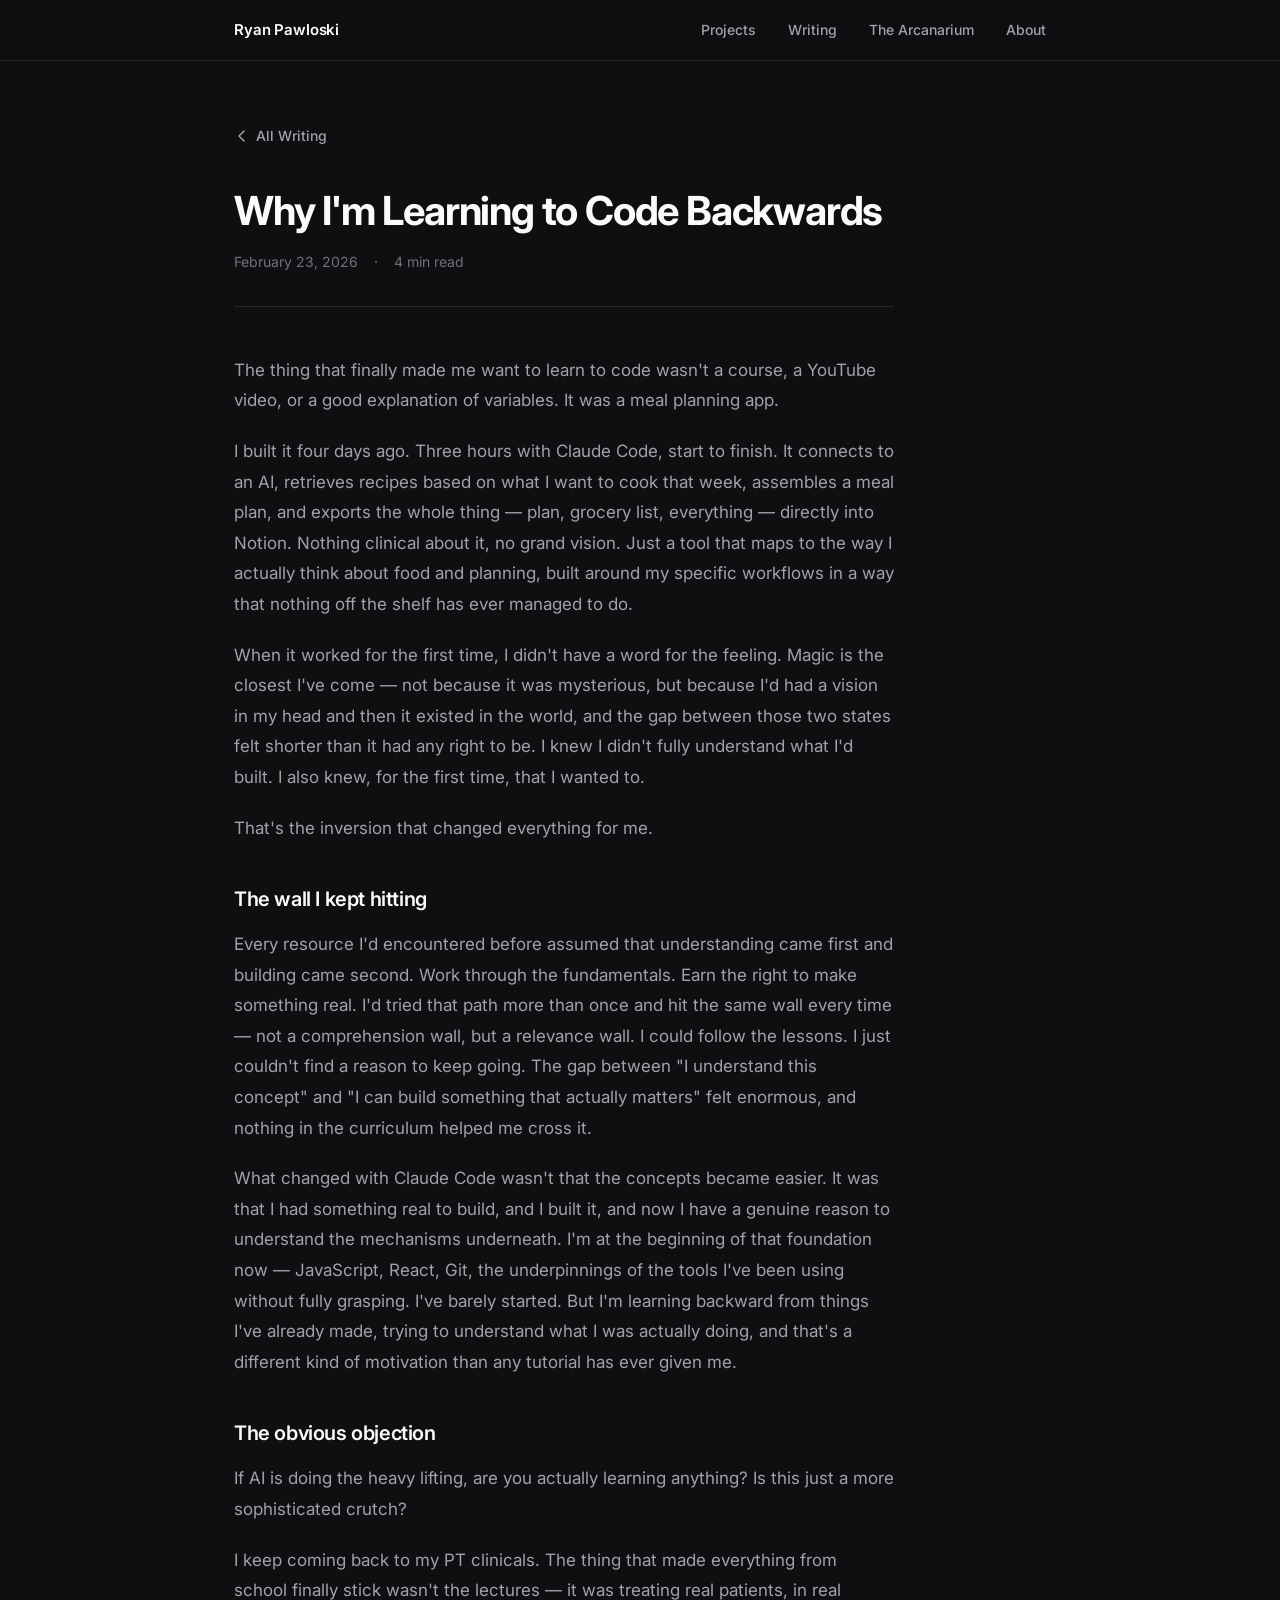
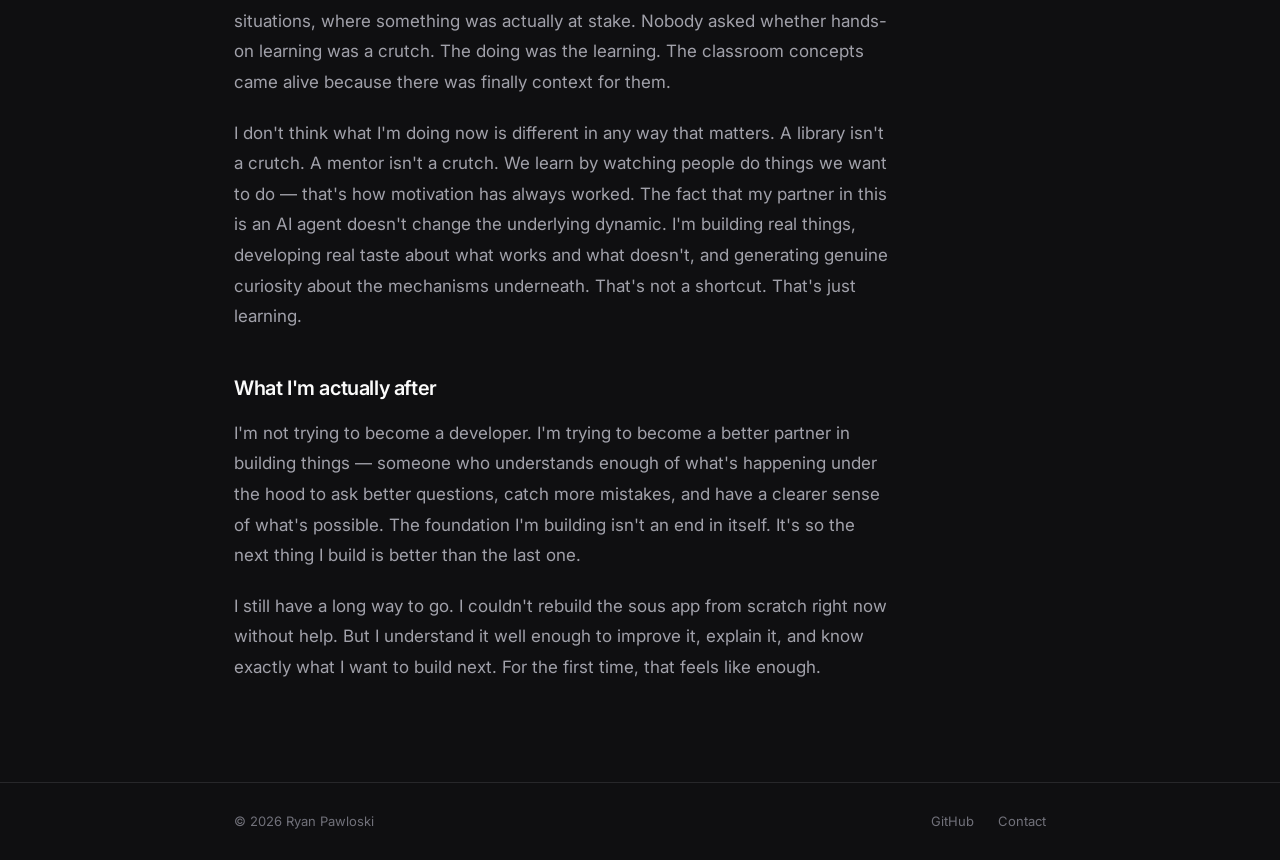
<file: writing/why-im-learning-to-code-backwards.html>
<!DOCTYPE html>
<html lang="en">
<head>
  <meta charset="UTF-8">
  <meta name="viewport" content="width=device-width, initial-scale=1.0">
  <title>Why I'm Learning to Code Backwards — Ryan Pawloski</title>
  <meta name="description" content="The thing that finally made me want to learn to code wasn't a course or a tutorial. It was a meal planning app I built in three hours.">
  <link rel="stylesheet" href="../style.css">
</head>
<body>

  <!-- Nav -->
  <nav>
    <div class="container nav-inner">
      <a href="../index.html" class="nav-logo">Ryan Pawloski</a>
      <ul class="nav-links">
        <li><a href="../projects.html">Projects</a></li>
        <li><a href="../writing.html">Writing</a></li>
        <li><a href="https://arcanarium.me" target="_blank" rel="noopener">The Arcanarium</a></li>
        <li><a href="../about.html">About</a></li>
      </ul>
      <button class="nav-toggle" id="nav-toggle" aria-label="Toggle menu" aria-expanded="false">
        <svg width="20" height="20" viewBox="0 0 20 20" fill="none" stroke="currentColor" stroke-width="1.75" stroke-linecap="round">
          <line x1="3" y1="6" x2="17" y2="6"/>
          <line x1="3" y1="10" x2="17" y2="10"/>
          <line x1="3" y1="14" x2="17" y2="14"/>
        </svg>
      </button>
    </div>
    <div class="nav-mobile" id="nav-mobile">
      <a href="../projects.html">Projects</a>
      <a href="../writing.html">Writing</a>
      <a href="https://arcanarium.me" target="_blank" rel="noopener">The Arcanarium</a>
      <a href="../about.html">About</a>
    </div>
  </nav>

  <!-- Article -->
  <section style="border-top: none; padding-top: 4rem;">
    <div class="container">
      <div class="prose reading">

        <a href="../writing.html" class="back-link">
          <svg width="16" height="16" viewBox="0 0 16 16" fill="none" stroke="currentColor" stroke-width="1.5" stroke-linecap="round" stroke-linejoin="round">
            <path d="M10 3L5 8l5 5"/>
          </svg>
          All Writing
        </a>

        <h1>Why I'm Learning to Code Backwards</h1>

        <div class="prose-meta">
          <span>February 23, 2026</span>
          <span>·</span>
          <span>4 min read</span>
        </div>

        <div class="prose-body">
          <p>
            The thing that finally made me want to learn to code wasn't a course,
            a YouTube video, or a good explanation of variables. It was a meal planning app.
          </p>

          <p>
            I built it four days ago. Three hours with Claude Code, start to finish.
            It connects to an AI, retrieves recipes based on what I want to cook that week,
            assembles a meal plan, and exports the whole thing — plan, grocery list,
            everything — directly into Notion. Nothing clinical about it, no grand vision.
            Just a tool that maps to the way I actually think about food and planning,
            built around my specific workflows in a way that nothing off the shelf has
            ever managed to do.
          </p>

          <p>
            When it worked for the first time, I didn't have a word for the feeling.
            Magic is the closest I've come — not because it was mysterious, but because
            I'd had a vision in my head and then it existed in the world, and the gap
            between those two states felt shorter than it had any right to be. I knew
            I didn't fully understand what I'd built. I also knew, for the first time,
            that I wanted to.
          </p>

          <p>
            That's the inversion that changed everything for me.
          </p>

          <h2>The wall I kept hitting</h2>

          <p>
            Every resource I'd encountered before assumed that understanding came first
            and building came second. Work through the fundamentals. Earn the right to
            make something real. I'd tried that path more than once and hit the same
            wall every time — not a comprehension wall, but a relevance wall. I could
            follow the lessons. I just couldn't find a reason to keep going. The gap
            between "I understand this concept" and "I can build something that actually
            matters" felt enormous, and nothing in the curriculum helped me cross it.
          </p>

          <p>
            What changed with Claude Code wasn't that the concepts became easier.
            It was that I had something real to build, and I built it, and now I have
            a genuine reason to understand the mechanisms underneath. I'm at the
            beginning of that foundation now — JavaScript, React, Git, the underpinnings
            of the tools I've been using without fully grasping. I've barely started.
            But I'm learning backward from things I've already made, trying to understand
            what I was actually doing, and that's a different kind of motivation than
            any tutorial has ever given me.
          </p>

          <h2>The obvious objection</h2>

          <p>
            If AI is doing the heavy lifting, are you actually learning anything?
            Is this just a more sophisticated crutch?
          </p>

          <p>
            I keep coming back to my PT clinicals. The thing that made everything
            from school finally stick wasn't the lectures — it was treating real patients,
            in real situations, where something was actually at stake. Nobody asked
            whether hands-on learning was a crutch. The doing was the learning.
            The classroom concepts came alive because there was finally context for them.
          </p>

          <p>
            I don't think what I'm doing now is different in any way that matters.
            A library isn't a crutch. A mentor isn't a crutch. We learn by watching
            people do things we want to do — that's how motivation has always worked.
            The fact that my partner in this is an AI agent doesn't change the underlying
            dynamic. I'm building real things, developing real taste about what works
            and what doesn't, and generating genuine curiosity about the mechanisms
            underneath. That's not a shortcut. That's just learning.
          </p>

          <h2>What I'm actually after</h2>

          <p>
            I'm not trying to become a developer. I'm trying to become a better
            partner in building things — someone who understands enough of what's
            happening under the hood to ask better questions, catch more mistakes,
            and have a clearer sense of what's possible. The foundation I'm building
            isn't an end in itself. It's so the next thing I build is better than
            the last one.
          </p>

          <p>
            I still have a long way to go. I couldn't rebuild the sous app from
            scratch right now without help. But I understand it well enough to
            improve it, explain it, and know exactly what I want to build next.
            For the first time, that feels like enough.
          </p>
        </div>

      </div>
    </div>
  </section>

  <!-- Footer -->
  <footer>
    <div class="container footer-inner">
      <span class="footer-copy">© 2026 Ryan Pawloski</span>
      <div class="footer-links">
        <a href="https://github.com" target="_blank" rel="noopener">GitHub</a>
        <a href="../about.html">Contact</a>
      </div>
    </div>
  </footer>

  <script src="../script.js"></script>
</body>
</html>
</file>
<file: style.css>
@import url('https://fonts.googleapis.com/css2?family=Inter:wght@400;500;600;700&display=swap');

/* ── Reset ── */
*, *::before, *::after { box-sizing: border-box; margin: 0; padding: 0; }
img { display: block; max-width: 100%; }
a { color: inherit; text-decoration: none; }

/* ── Custom Properties ── */
:root {
  --bg:         #0f0f11;
  --text:       #fafafa;
  --text-2:     #a1a1aa;
  --text-3:     #71717a;
  --accent:     #60a5fa;
  --accent-dim: #1e3a5f;
  --border:     #27272a;
  --surface:    #18181b;
  --tag-bg:     #27272a;
  --tag-text:   #a1a1aa;

  --font: 'Inter', -apple-system, BlinkMacSystemFont, 'Segoe UI', sans-serif;

  --container: 860px;
  --reading:   660px;
  --pad:       1.5rem;

  --transition: 0.15s ease;
}

/* ── Base ── */
html { font-size: 16px; -webkit-font-smoothing: antialiased; }

body {
  font-family: var(--font);
  background: var(--bg);
  color: var(--text);
  line-height: 1.6;
  min-height: 100vh;
  display: flex;
  flex-direction: column;
}

/* ── Layout ── */
.container {
  width: 100%;
  max-width: var(--container);
  margin: 0 auto;
  padding: 0 var(--pad);
}

.reading {
  max-width: var(--reading);
}

section {
  padding: 5rem 0;
}

section + section {
  border-top: 1px solid var(--border);
}

/* ── Navigation ── */
nav {
  position: sticky;
  top: 0;
  z-index: 100;
  background: rgba(15, 15, 17, 0.85);
  backdrop-filter: blur(12px);
  -webkit-backdrop-filter: blur(12px);
  border-bottom: 1px solid var(--border);
}

.nav-inner {
  display: flex;
  align-items: center;
  justify-content: space-between;
  height: 60px;
}

.nav-logo {
  font-size: 0.9375rem;
  font-weight: 600;
  letter-spacing: -0.01em;
  color: var(--text);
  transition: opacity var(--transition);
}

.nav-logo:hover { opacity: 0.7; }

.nav-links {
  display: flex;
  align-items: center;
  gap: 2rem;
  list-style: none;
}

.nav-links a {
  font-size: 0.875rem;
  font-weight: 500;
  color: var(--text-2);
  transition: color var(--transition);
}

.nav-links a:hover,
.nav-links a.active {
  color: var(--text);
}

.nav-toggle {
  display: none;
  background: none;
  border: none;
  cursor: pointer;
  padding: 4px;
  color: var(--text);
}

.nav-toggle svg { display: block; }

/* Mobile nav */
.nav-mobile {
  display: none;
  flex-direction: column;
  gap: 0;
  border-top: 1px solid var(--border);
}

.nav-mobile.open { display: flex; }

.nav-mobile a {
  display: block;
  padding: 0.875rem var(--pad);
  font-size: 0.9375rem;
  font-weight: 500;
  color: var(--text-2);
  border-bottom: 1px solid var(--border);
  transition: color var(--transition), background var(--transition);
}

.nav-mobile a:hover,
.nav-mobile a.active {
  color: var(--text);
  background: var(--surface);
}

/* ── Hero ── */
.hero {
  padding: 6rem 0 5rem;
  border-top: none;
}

.hero-eyebrow {
  display: inline-flex;
  align-items: center;
  gap: 0.5rem;
  font-size: 0.8125rem;
  font-weight: 500;
  letter-spacing: 0.08em;
  text-transform: uppercase;
  color: var(--text-3);
  margin-bottom: 1.5rem;
}

.hero-eyebrow-dot {
  width: 6px;
  height: 6px;
  border-radius: 50%;
  background: #22c55e;
  animation: pulse 2s ease infinite;
}

@keyframes pulse {
  0%, 100% { opacity: 1; }
  50%       { opacity: 0.4; }
}

.hero h1 {
  font-size: clamp(2.25rem, 5vw, 3.25rem);
  font-weight: 700;
  letter-spacing: -0.03em;
  line-height: 1.1;
  color: var(--text);
  margin-bottom: 1.25rem;
}

.hero-sub {
  font-size: 1.0625rem;
  color: var(--text-2);
  max-width: 480px;
  line-height: 1.7;
  margin-bottom: 2.5rem;
}

.hero-links {
  display: flex;
  gap: 1rem;
  flex-wrap: wrap;
}

/* ── Buttons ── */
.btn {
  display: inline-flex;
  align-items: center;
  gap: 0.375rem;
  padding: 0.5625rem 1.125rem;
  border-radius: 6px;
  font-family: var(--font);
  font-size: 0.875rem;
  font-weight: 500;
  cursor: pointer;
  transition: background var(--transition), color var(--transition),
              border-color var(--transition), opacity var(--transition);
  border: 1px solid transparent;
  text-decoration: none;
}

.btn-primary {
  background: #1e3a5f;
  color: #fff;
  border-color: #1e3a5f;
}

.btn-primary:hover { background: #16304f; border-color: #16304f; }

.btn-outline {
  background: transparent;
  color: var(--text);
  border-color: var(--border);
}

.btn-outline:hover {
  background: var(--surface);
  border-color: #d4d4d8;
}

/* ── Section Headers ── */
.section-header {
  display: flex;
  align-items: baseline;
  justify-content: space-between;
  margin-bottom: 2.5rem;
}

.section-title {
  font-size: 0.8125rem;
  font-weight: 600;
  letter-spacing: 0.08em;
  text-transform: uppercase;
  color: var(--text-3);
}

.section-link {
  font-size: 0.875rem;
  font-weight: 500;
  color: var(--accent);
  transition: opacity var(--transition);
}

.section-link:hover { opacity: 0.75; }

/* ── Project Cards ── */
.projects-grid {
  display: grid;
  grid-template-columns: repeat(auto-fill, minmax(260px, 1fr));
  gap: 1px;
  border: 1px solid var(--border);
  border-radius: 10px;
  overflow: hidden;
}

.project-card {
  background: var(--bg);
  padding: 1.75rem;
  display: flex;
  flex-direction: column;
  gap: 0.75rem;
  transition: background var(--transition);
  position: relative;
}

.project-card:hover { background: var(--surface); }

.project-card-header {
  display: flex;
  align-items: flex-start;
  justify-content: space-between;
  gap: 1rem;
}

.project-name {
  font-size: 0.9375rem;
  font-weight: 600;
  color: var(--text);
  letter-spacing: -0.01em;
}

.project-status {
  flex-shrink: 0;
  font-size: 0.6875rem;
  font-weight: 500;
  letter-spacing: 0.04em;
  text-transform: uppercase;
  padding: 2px 8px;
  border-radius: 20px;
}

.status-live     { background: #14532d; color: #86efac; }
.status-progress { background: #422006; color: #fde68a; }
.status-soon     { background: var(--tag-bg); color: var(--tag-text); }

.project-desc {
  font-size: 0.875rem;
  color: var(--text-2);
  line-height: 1.6;
  flex: 1;
}

.project-tags {
  display: flex;
  flex-wrap: wrap;
  gap: 0.375rem;
  margin-top: auto;
}

.tag {
  font-size: 0.75rem;
  font-weight: 500;
  padding: 2px 8px;
  border-radius: 4px;
  background: var(--tag-bg);
  color: var(--tag-text);
}

.project-link {
  font-size: 0.8125rem;
  font-weight: 500;
  color: var(--accent);
  display: inline-flex;
  align-items: center;
  gap: 0.25rem;
  transition: gap var(--transition);
}

.project-link:hover { gap: 0.5rem; }

/* ── Writing List ── */
.post-list {
  display: flex;
  flex-direction: column;
}

.post-item {
  display: grid;
  grid-template-columns: 1fr auto;
  align-items: baseline;
  gap: 1.5rem;
  padding: 1.375rem 0;
  border-bottom: 1px solid var(--border);
  transition: var(--transition);
}

.post-item:first-child { border-top: 1px solid var(--border); }

.post-item:hover .post-title { color: var(--accent); }

.post-title {
  font-size: 0.9375rem;
  font-weight: 500;
  color: var(--text);
  letter-spacing: -0.01em;
  transition: color var(--transition);
  line-height: 1.5;
}

.post-meta {
  font-size: 0.8125rem;
  color: var(--text-3);
  white-space: nowrap;
}

.post-desc {
  font-size: 0.875rem;
  color: var(--text-2);
  margin-top: 0.25rem;
  line-height: 1.5;
}

/* ── About / Bio ── */
.about-grid {
  display: grid;
  grid-template-columns: 1fr 200px;
  gap: 4rem;
  align-items: start;
}

.about-avatar {
  width: 200px;
  height: 200px;
  border-radius: 10px;
  background: var(--surface);
  border: 1px solid var(--border);
  display: flex;
  align-items: center;
  justify-content: center;
  font-size: 2.5rem;
  font-weight: 700;
  color: var(--text-3);
  letter-spacing: -0.02em;
}

.about-content h2 {
  font-size: 1.5rem;
  font-weight: 700;
  letter-spacing: -0.02em;
  margin-bottom: 1rem;
  color: var(--text);
}

.about-content p {
  font-size: 1rem;
  color: var(--text-2);
  line-height: 1.75;
  margin-bottom: 1rem;
}

.about-content p:last-child { margin-bottom: 0; }

/* ── Prose (blog posts) ── */
.prose h1 {
  font-size: clamp(1.75rem, 4vw, 2.5rem);
  font-weight: 700;
  letter-spacing: -0.03em;
  line-height: 1.2;
  color: var(--text);
  margin-bottom: 1rem;
}

.prose-meta {
  display: flex;
  align-items: center;
  gap: 1rem;
  font-size: 0.875rem;
  color: var(--text-3);
  margin-bottom: 3rem;
  padding-bottom: 2rem;
  border-bottom: 1px solid var(--border);
}

.prose-meta span { display: flex; align-items: center; gap: 0.375rem; }

.prose-body h2 {
  font-size: 1.25rem;
  font-weight: 600;
  letter-spacing: -0.02em;
  color: var(--text);
  margin: 2.5rem 0 0.875rem;
}

.prose-body p {
  font-size: 1.0625rem;
  color: var(--text-2);
  line-height: 1.8;
  margin-bottom: 1.25rem;
}

.prose-body strong { color: var(--text); font-weight: 600; }

.prose-body blockquote {
  border-left: 3px solid var(--border);
  padding-left: 1.25rem;
  margin: 1.75rem 0;
  color: var(--text-2);
  font-style: italic;
}

.prose-body ul, .prose-body ol {
  padding-left: 1.5rem;
  margin-bottom: 1.25rem;
  color: var(--text-2);
}

.prose-body li {
  font-size: 1.0625rem;
  line-height: 1.8;
  margin-bottom: 0.375rem;
}

.back-link {
  display: inline-flex;
  align-items: center;
  gap: 0.375rem;
  font-size: 0.875rem;
  font-weight: 500;
  color: var(--text-2);
  margin-bottom: 2.5rem;
  transition: color var(--transition);
}

.back-link:hover { color: var(--text); }

/* ── Page Header ── */
.page-header {
  padding: 4rem 0 3rem;
}

.page-header h1 {
  font-size: clamp(1.75rem, 4vw, 2.5rem);
  font-weight: 700;
  letter-spacing: -0.03em;
  color: var(--text);
  margin-bottom: 0.625rem;
}

.page-header p {
  font-size: 1rem;
  color: var(--text-2);
  max-width: 480px;
}

/* ── Now strip ── */
.now-strip {
  background: var(--surface);
  border-radius: 8px;
  padding: 1.25rem 1.5rem;
  display: flex;
  gap: 2rem;
  flex-wrap: wrap;
  border: 1px solid var(--border);
  margin-top: 3rem;
}

.now-item {
  display: flex;
  flex-direction: column;
  gap: 0.25rem;
}

.now-label {
  font-size: 0.6875rem;
  font-weight: 600;
  letter-spacing: 0.08em;
  text-transform: uppercase;
  color: var(--text-3);
}

.now-value {
  font-size: 0.875rem;
  font-weight: 500;
  color: var(--text);
}

/* ── Divider ── */
hr {
  border: none;
  border-top: 1px solid var(--border);
  margin: 2rem 0;
}

/* ── Footer ── */
footer {
  margin-top: auto;
  border-top: 1px solid var(--border);
  padding: 1.75rem 0;
}

.footer-inner {
  display: flex;
  align-items: center;
  justify-content: space-between;
  flex-wrap: wrap;
  gap: 1rem;
}

.footer-copy {
  font-size: 0.8125rem;
  color: var(--text-3);
}

.footer-links {
  display: flex;
  gap: 1.5rem;
}

.footer-links a {
  font-size: 0.8125rem;
  color: var(--text-3);
  transition: color var(--transition);
}

.footer-links a:hover { color: var(--text); }

/* ── Responsive ── */
@media (max-width: 680px) {
  :root { --pad: 1.25rem; }

  section { padding: 3.5rem 0; }

  .hero { padding: 4rem 0 3.5rem; }

  .nav-links { display: none; }
  .nav-toggle { display: block; }

  .projects-grid {
    grid-template-columns: 1fr;
  }

  .about-grid {
    grid-template-columns: 1fr;
  }

  .about-avatar {
    width: 80px;
    height: 80px;
    font-size: 1.5rem;
    order: -1;
  }

  .post-item {
    grid-template-columns: 1fr;
    gap: 0.25rem;
  }

  .footer-inner {
    flex-direction: column;
    align-items: flex-start;
  }
}
</file>
